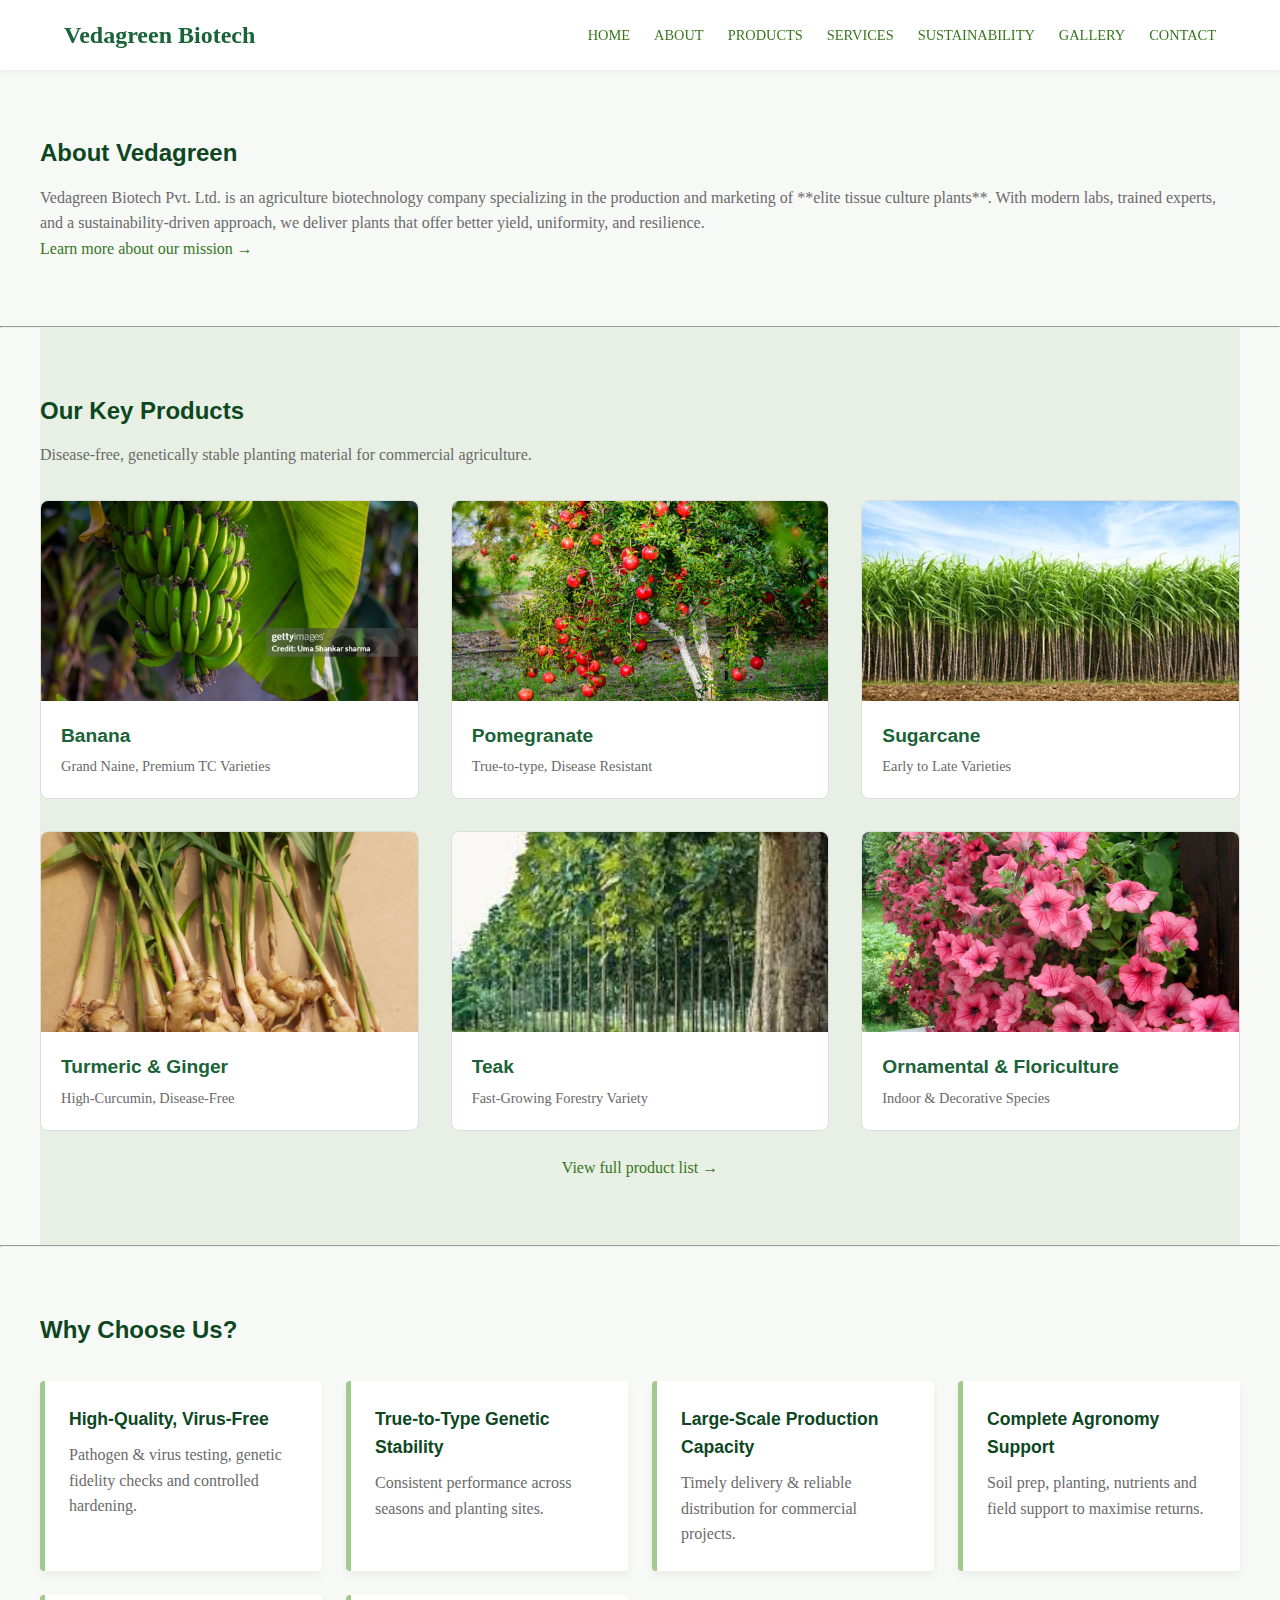
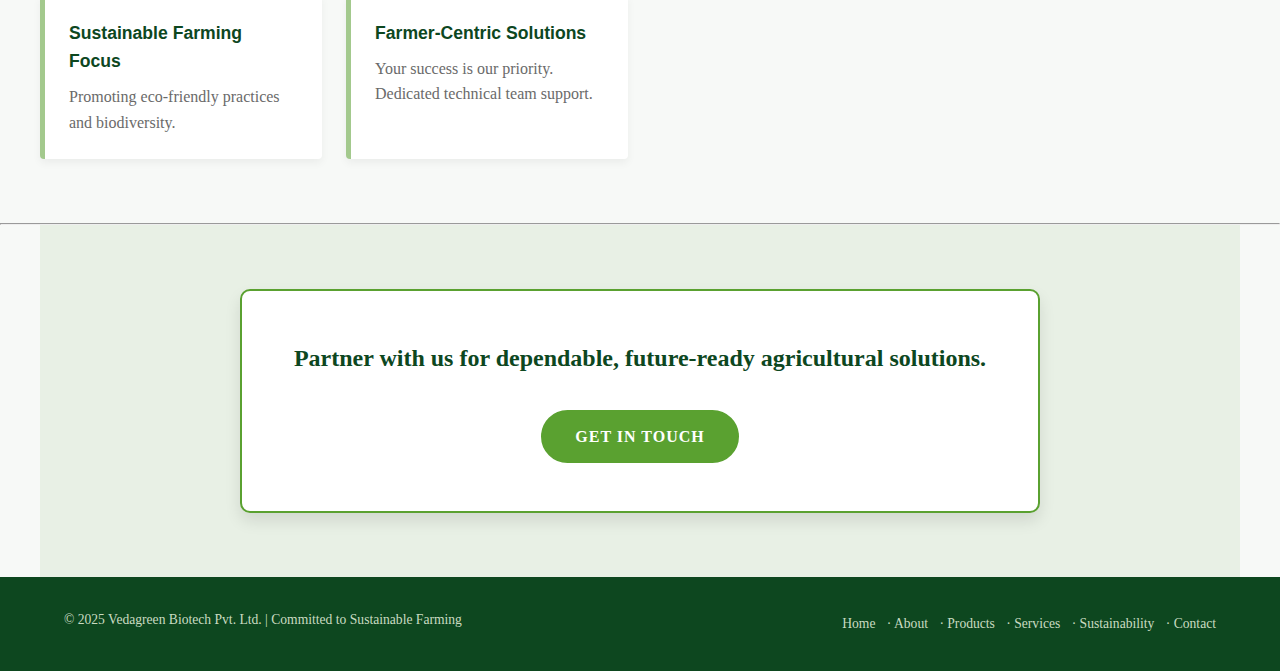
<file: index.html>
<!doctype html>
<html lang="en">
<head>
    <meta charset="utf-8" />
    <meta name="viewport" content="width=device-width,initial-scale=1" />
    <title>Vedagreen Biotech — Home</title>
    <meta name="description" content="Premium tissue culture plants, agronomy support and sustainable plantation solutions." />
    
    <style>
        /* 1. Global & Reset Styles */
        *, *::before, *::after {
            box-sizing: border-box;
            margin: 0;
            padding: 0;
        }

        /* Base Typography */
        body {
            font-family: 'Georgia', serif; /* A classic, trustworthy serif font */
            line-height: 1.6;
            color: #333; /* Dark gray for prose */
            background-color: #f7f9f7; /* Off-white/Creamy background */
        }

        /* Headings - Use a clean, modern sans-serif for contrast and modernity */
        h1, h2, h3 {
            font-family: 'Helvetica Neue', Arial, sans-serif;
            color: #0d471f; /* Deep Forest Green for emphasis */
            margin-bottom: 0.5em;
            font-weight: 700;
        }

        /* Links */
        a {
            color: #38761d; /* Vibrant Green for links */
            text-decoration: none;
            transition: color 0.3s ease;
        }
        a:hover {
            color: #5aa130;
            text-decoration: underline;
        }

        .container {
            max-width: 1200px; /* Wider container for a modern feel */
            margin: 0 auto;
            padding: 0 1.5rem;
        }

        .muted {
            color: #6a6a6a; /* Lighter gray for secondary text */
        }

        .section {
            padding: 4rem 0; /* Generous padding for separation */
        }

        .alt {
            background-color: #e8f0e5; /* Light green/gray for alternating sections */
        }

        /* 2. Header & Navigation Styling */
        .site-header {
            background-color: #ffffff;
            box-shadow: 0 2px 5px rgba(0, 0, 0, 0.05); /* Subtle shadow */
            padding: 1rem 0;
            position: sticky;
            top: 0;
            z-index: 100;
        }

        .header-inner {
            display: flex;
            justify-content: space-between;
            align-items: center;
        }

        .brand {
            font-size: 1.5rem;
            font-weight: bold;
            color: #1a6237; /* Company primary green */
        }

        .nav ul {
            list-style: none;
            display: flex; /* Horizontal navigation */
            gap: 1.5rem;
        }

        .nav a {
            font-weight: 500;
            text-transform: uppercase;
            font-size: 0.9rem;
            padding: 0.25rem 0;
        }

        /* Mobile Toggle - Hide by default */
        .nav-toggle {
            display: none; 
            background: none;
            border: none;
            font-size: 1.5rem;
            cursor: pointer;
            color: #1a6237;
        }

        /* 3. Product Grid & Cards */
        .featured-grid {
            display: grid;
            grid-template-columns: repeat(auto-fit, minmax(280px, 1fr)); /* Responsive Grid */
            gap: 2rem;
            margin-top: 2rem;
        }

        .product-card {
            background: #fff;
            border: 1px solid #ddd;
            border-radius: 8px;
            overflow: hidden; /* Important for containing image borders */
            transition: transform 0.3s ease, box-shadow 0.3s ease;
        }

        .product-card:hover {
            transform: translateY(-5px); /* Lift effect on hover */
            box-shadow: 0 10px 20px rgba(0, 0, 0, 0.1);
        }

        .product-card img {
            width: 100%;
            height: 200px; /* Fixed height for uniformity */
            object-fit: cover; /* Ensures image covers the area without distortion */
            display: block;
        }

        .card-body {
            padding: 1.25rem;
        }

        .product-card h3 {
            font-size: 1.2rem;
            margin-bottom: 0.25rem;
            color: #1a6237;
        }

        .product-card p {
            font-size: 0.9rem;
        }

        /* 4. Why Choose Us (Grid) */
        .why-grid {
            display: grid;
            grid-template-columns: repeat(auto-fit, minmax(250px, 1fr));
            gap: 1.5rem;
            margin-top: 2rem;
        }

        .why-grid .card {
            padding: 1.5rem;
            background-color: #fff;
            border-left: 5px solid #a3c98d; /* Subtle color accent */
            box-shadow: 0 4px 8px rgba(0, 0, 0, 0.05);
            border-radius: 4px;
        }

        .why-grid h3 {
            font-size: 1.1rem;
            color: #0d471f;
        }

        /* 5. Call to Action (CTA) */
        .testimonial {
            text-align: center;
            padding: 3rem;
            background-color: #fff;
            border-radius: 10px;
            border: 2px solid #5aa130;
            box-shadow: 0 8px 16px rgba(0, 0, 0, 0.1);
            max-width: 800px;
            margin: 0 auto;
        }

        .testimonial strong {
            font-size: 1.5rem;
            color: #0d471f;
            display: block;
            margin-bottom: 1rem;
        }

        .btn {
            display: inline-block;
            padding: 0.75rem 2rem;
            border-radius: 50px; /* Pill shape for a modern, friendly look */
            text-transform: uppercase;
            font-weight: bold;
            font-size: 1rem;
            letter-spacing: 1px;
            transition: background-color 0.3s ease;
            margin-top: 1rem;
        }

        .btn.primary {
            background-color: #5aa130; /* Main action color */
            color: #fff;
            border: 2px solid #5aa130;
        }

        .btn.primary:hover {
            background-color: #38761d;
            border-color: #38761d;
        }

        /* 6. Footer */
        .site-footer {
            background-color: #0d471f; /* Dark green background */
            color: #c9dbc1; /* Light contrast text */
            padding: 2rem 0;
            font-size: 0.85rem;
        }

        .footer-inner {
            display: flex;
            justify-content: space-between;
            align-items: center;
            flex-wrap: wrap; 
            text-align: center;
        }

        .site-footer p {
            margin-bottom: 0.5rem;
        }

        .site-footer a {
            color: #c9dbc1;
        }

        .site-footer a:hover {
            color: #fff;
        }

        .footer-nav a:not(:last-child) {
            margin-right: 0.5rem;
        }

        /* 7. Mobile Responsiveness */
        @media (max-width: 768px) {
            .nav-toggle {
                display: block; /* Show toggle button */
            }

            .nav {
                display: none; /* Hide nav by default on mobile */
                width: 100%;
                position: absolute;
                top: 65px; /* Adjust based on header height */
                left: 0;
                background-color: #ffffff;
                box-shadow: 0 5px 5px rgba(0, 0, 0, 0.1);
                padding: 1rem 0;
            }

            /* JavaScript will add a class like 'nav-open' to show it */
            .nav.nav-open {
                display: block;
            }

            .nav ul {
                flex-direction: column; /* Stack links vertically */
                gap: 0;
            }

            .nav li {
                border-bottom: 1px solid #eee;
            }

            .nav a {
                display: block;
                padding: 0.75rem 1.5rem;
            }
            
            .footer-inner {
                flex-direction: column;
            }
        }
    </style>
    
    </head>
<body>
    <header class="site-header">
        <div class="container header-inner">
            <a class="brand" href="index.html">Vedagreen Biotech</a>
            <button id="navToggle" class="nav-toggle" aria-label="Toggle navigation">☰</button>
            <nav id="mainNav" class="nav">
                <ul>
                    <li><a href="index.html">Home</a></li>
                    <li><a href="about.html">About</a></li>
                    <li><a href="products.html">Products</a></li>
                    <li><a href="services.html">Services</a></li>
                    <li><a href="sustainability.html">Sustainability</a></li>
                    <li><a href="gallery.html">Gallery</a></li>
                    <li><a href="contact.html">Contact</a></li>
                </ul>
            </nav>
        </div>
    </header>

    <main>
        <section class="section container">
            <h2>About Vedagreen</h2>
            <p class="muted">Vedagreen Biotech Pvt. Ltd. is an agriculture biotechnology company specializing in the production and marketing of **elite tissue culture plants**. With modern labs, trained experts, and a sustainability-driven approach, we deliver plants that offer better yield, uniformity, and resilience.</p>
            <p><a href="about.html">Learn more about our mission →</a></p>
        </section>
        
        <hr>

        <section class="section alt container">
            <h2>Our Key Products</h2>
            <p class="muted">Disease-free, genetically stable planting material for commercial agriculture.</p>

            <div class="product-grid featured-grid">
                <article class="card product-card">
                    <img src="assets/images/banana.jpg" alt="Banana — Grand Naine" />
                    <div class="card-body">
                        <h3>Banana</h3>
                        <p class="muted">Grand Naine, Premium TC Varieties</p>
                    </div>
                </article>

                <article class="card product-card">
                    <img src="assets/images/pomegranate.jpg" alt="Pomegranate" />
                    <div class="card-body">
                        <h3>Pomegranate</h3>
                        <p class="muted">True-to-type, Disease Resistant</p>
                    </div>
                </article>

                <article class="card product-card">
                    <img src="assets/images/sugarcane.jpg" alt="Sugarcane" />
                    <div class="card-body">
                        <h3>Sugarcane</h3>
                        <p class="muted">Early to Late Varieties</p>
                    </div>
                </article>

                <article class="card product-card">
                    <img src="assets/images/ginger.jpg" alt="Turmeric & Ginger" />
                    <div class="card-body">
                        <h3>Turmeric & Ginger</h3>
                        <p class="muted">High-Curcumin, Disease-Free</p>
                    </div>
                </article>

                <article class="card product-card">
                    <img src="assets/images/teak.jpg" alt="Teak" />
                    <div class="card-body">
                        <h3>Teak</h3>
                        <p class="muted">Fast-Growing Forestry Variety</p>
                    </div>
                </article>

                <article class="card product-card">
                    <img src="assets/images/ornamental.jpg" alt="Ornamental & Floriculture" />
                    <div class="card-body">
                        <h3>Ornamental & Floriculture</h3>
                        <p class="muted">Indoor & Decorative Species</p>
                    </div>
                </article>
            </div>

            <p class="muted" style="margin-top:1.5rem; text-align: center;"><a href="products.html">View full product list →</a></p>
        </section>
        
        <hr>

        <section class="section container">
            <h2>Why Choose Us?</h2>
            <div class="grid-3 why-grid">
                <article class="card">
                    <h3>High-Quality, Virus-Free</h3>
                    <p class="muted">Pathogen & virus testing, genetic fidelity checks and controlled hardening.</p>
                </article>
                <article class="card">
                    <h3>True-to-Type Genetic Stability</h3>
                    <p class="muted">Consistent performance across seasons and planting sites.</p>
                </article>
                <article class="card">
                    <h3>Large-Scale Production Capacity</h3>
                    <p class="muted">Timely delivery & reliable distribution for commercial projects.</p>
                </article>
                <article class="card">
                    <h3>Complete Agronomy Support</h3>
                    <p class="muted">Soil prep, planting, nutrients and field support to maximise returns.</p>
                </article>
                <article class="card">
                    <h3>Sustainable Farming Focus</h3>
                    <p class="muted">Promoting eco-friendly practices and biodiversity.</p>
                </article>
                <article class="card">
                    <h3>Farmer-Centric Solutions</h3>
                    <p class="muted">Your success is our priority. Dedicated technical team support.</p>
                </article>
            </div>
        </section>
        
        <hr>

        <section class="section alt container">
            <div class="testimonial card">
                <p><strong>Partner with us for dependable, future-ready agricultural solutions.</strong></p>
                <p><a class="btn primary" href="contact.html">Get in Touch</a></p>
            </div>
        </section>
    </main>

    <footer class="site-footer">
        <div class="container footer-inner">
            <p>© 2025 Vedagreen Biotech Pvt. Ltd. | Committed to Sustainable Farming</p>
            <nav class="footer-nav">
                <a href="index.html">Home</a> · <a href="about.html">About</a> · <a href="products.html">Products</a> · <a href="services.html">Services</a> · <a href="sustainability.html">Sustainability</a> · <a href="contact.html">Contact</a>
            </nav>
        </div>
    </footer>

    <script>
        document.addEventListener('DOMContentLoaded', function() {
            const navToggle = document.getElementById('navToggle');
            const mainNav = document.getElementById('mainNav');

            navToggle.addEventListener('click', function() {
                mainNav.classList.toggle('nav-open');
            });
        });
    </script>
    </body>
</html>
</file>
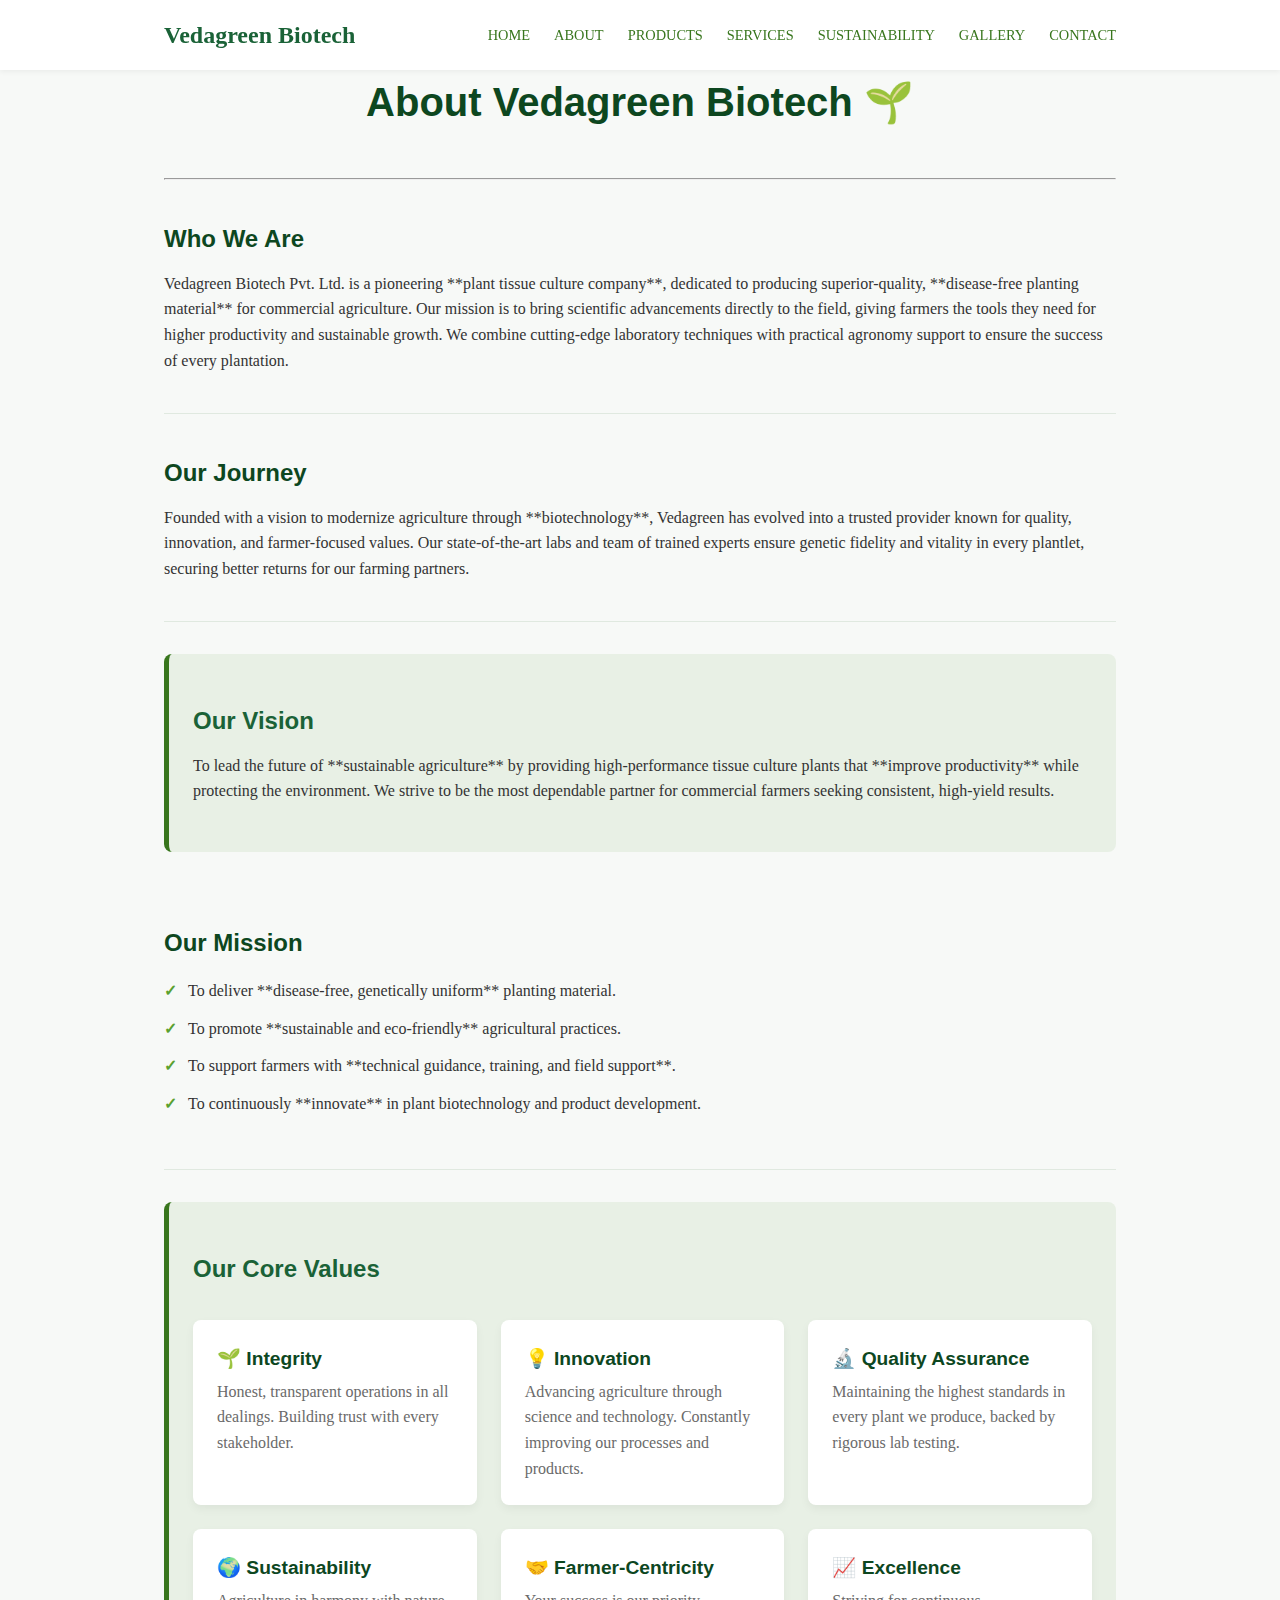
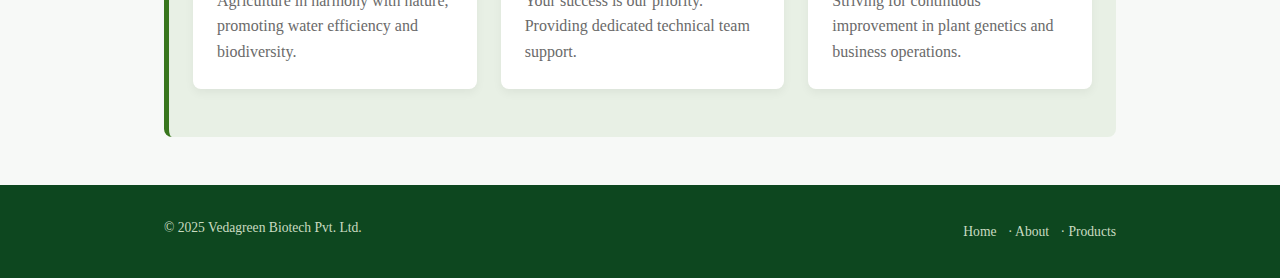
<file: about.html>
<!doctype html>
<html lang="en">
<head>
    <meta charset="utf-8" />
    <meta name="viewport" content="width=device-width,initial-scale=1" />
    <title>Vedagreen Biotech — About Us</title>
    
    <style>
        /* 1. Global & Reset Styles */
        *, *::before, *::after {
            box-sizing: border-box;
            margin: 0;
            padding: 0;
        }

        /* Base Typography */
        body {
            font-family: 'Georgia', serif; /* A classic, trustworthy serif font */
            line-height: 1.6;
            color: #333; /* Dark gray for prose */
            background-color: #f7f9f7; /* Off-white/Creamy background */
        }

        /* Headings - Use a clean, modern sans-serif for contrast and modernity */
        h1, h2, h3 {
            font-family: 'Helvetica Neue', Arial, sans-serif;
            color: #0d471f; /* Deep Forest Green for emphasis */
            margin-bottom: 0.5em;
            font-weight: 700;
        }

        h1 {
            font-size: 2.5rem;
            text-align: center;
            padding-bottom: 1.5rem;
        }

        /* Links */
        a {
            color: #38761d; /* Vibrant Green for links */
            text-decoration: none;
            transition: color 0.3s ease;
        }
        a:hover {
            color: #5aa130;
            text-decoration: underline;
        }

        .container {
            max-width: 1000px; /* Slightly narrower for 'About' content focus */
            margin: 0 auto;
            padding: 0 1.5rem;
        }

        .muted {
            color: #6a6a6a; /* Lighter gray for secondary text */
        }

        .section {
            padding: 2.5rem 0; /* Slightly tighter padding for flow */
            border-bottom: 1px solid #e0e9e0; /* Subtle section dividers */
        }
        
        .section:last-of-type {
            border-bottom: none;
        }

        .alt {
            background-color: #e8f0e5; /* Light green/gray for alternating sections (Vision/Values) */
            padding: 3rem 1.5rem;
            margin: 2rem 0; /* Add margin to break the flow */
            border-radius: 8px;
            border-left: 5px solid #38761d;
        }
        
        .alt h2 {
            color: #1a6237;
        }

        /* 2. Header & Navigation Styling */
        .site-header {
            background-color: #ffffff;
            box-shadow: 0 2px 5px rgba(0, 0, 0, 0.05);
            padding: 1rem 0;
            position: sticky;
            top: 0;
            z-index: 100;
        }

        .header-inner {
            display: flex;
            justify-content: space-between;
            align-items: center;
        }

        .brand {
            font-size: 1.5rem;
            font-weight: bold;
            color: #1a6237;
        }

        .nav ul {
            list-style: none;
            display: flex;
            gap: 1.5rem;
        }

        .nav a {
            font-weight: 500;
            text-transform: uppercase;
            font-size: 0.9rem;
            padding: 0.25rem 0;
        }

        .nav-toggle {
            display: none; 
            background: none;
            border: none;
            font-size: 1.5rem;
            cursor: pointer;
            color: #1a6237;
        }

        /* 3. Mission List Styling */
        main ul {
            list-style: none;
            padding-left: 0;
            margin-top: 1rem;
        }

        main li {
            position: relative;
            padding-left: 1.5rem;
            margin-bottom: 0.75rem;
        }

        main li::before {
            content: '✓'; /* Custom bullet point (tick) */
            color: #5aa130;
            font-weight: bold;
            position: absolute;
            left: 0;
        }
        
        /* 4. Values Grid */
        .grid-2 {
            display: grid;
            grid-template-columns: repeat(auto-fit, minmax(280px, 1fr));
            gap: 1.5rem;
            margin-top: 2rem;
        }

        .card {
            padding: 1.5rem;
            background-color: #ffffff;
            border-radius: 8px;
            box-shadow: 0 4px 10px rgba(0, 0, 0, 0.05);
            transition: box-shadow 0.3s ease;
        }
        
        .card:hover {
             box-shadow: 0 6px 15px rgba(0, 0, 0, 0.1);
        }

        .card h3 {
            font-size: 1.2rem;
            margin-bottom: 0.25rem;
        }

        /* 5. Footer */
        .site-footer {
            background-color: #0d471f;
            color: #c9dbc1;
            padding: 2rem 0;
            font-size: 0.85rem;
            margin-top: 3rem;
        }

        .footer-inner {
            display: flex;
            justify-content: space-between;
            align-items: center;
            flex-wrap: wrap; 
            text-align: center;
        }

        .site-footer p {
            margin-bottom: 0.5rem;
        }

        .site-footer a {
            color: #c9dbc1;
        }

        .site-footer a:hover {
            color: #fff;
        }

        .footer-nav a:not(:last-child) {
            margin-right: 0.5rem;
        }

        /* 6. Mobile Responsiveness */
        @media (max-width: 768px) {
            .nav-toggle {
                display: block;
            }

            .nav {
                display: none; 
                width: 100%;
                position: absolute;
                top: 65px;
                left: 0;
                background-color: #ffffff;
                box-shadow: 0 5px 5px rgba(0, 0, 0, 0.1);
                padding: 1rem 0;
            }

            .nav.nav-open {
                display: block;
            }

            .nav ul {
                flex-direction: column;
                gap: 0;
            }

            .nav li {
                border-bottom: 1px solid #eee;
            }

            .nav a {
                display: block;
                padding: 0.75rem 1.5rem;
            }
            
            .footer-inner {
                flex-direction: column;
            }
        }
    </style>
</head>
<body>
    <header class="site-header">
        <div class="container header-inner">
            <a class="brand" href="index.html">Vedagreen Biotech</a>
            <button id="navToggle" class="nav-toggle" aria-label="Toggle navigation">☰</button>
            <nav id="mainNav" class="nav">
                <ul>
                    <li><a href="index.html">Home</a></li>
                    <li><a href="about.html">About</a></li>
                    <li><a href="products.html">Products</a></li>
                    <li><a href="services.html">Services</a></li>
                    <li><a href="sustainability.html">Sustainability</a></li>
                    <li><a href="gallery.html">Gallery</a></li>
                    <li><a href="contact.html">Contact</a></li>
                </ul>
            </nav>
        </div>
    </header>

    <main class="container">
        <h1>About Vedagreen Biotech 🌱</h1>
        
        <hr>

        <section class="section">
            <h2>Who We Are</h2>
            <p>Vedagreen Biotech Pvt. Ltd. is a pioneering **plant tissue culture company**, dedicated to producing superior-quality, **disease-free planting material** for commercial agriculture. Our mission is to bring scientific advancements directly to the field, giving farmers the tools they need for higher productivity and sustainable growth. We combine cutting-edge laboratory techniques with practical agronomy support to ensure the success of every plantation.</p>
        </section>

        <section class="section">
            <h2>Our Journey</h2>
            <p>Founded with a vision to modernize agriculture through **biotechnology**, Vedagreen has evolved into a trusted provider known for quality, innovation, and farmer-focused values. Our state-of-the-art labs and team of trained experts ensure genetic fidelity and vitality in every plantlet, securing better returns for our farming partners.</p>
        </section>

        <section class="alt">
            <h2>Our Vision</h2>
            <p>To lead the future of **sustainable agriculture** by providing high-performance tissue culture plants that **improve productivity** while protecting the environment. We strive to be the most dependable partner for commercial farmers seeking consistent, high-yield results.</p>
        </section>

        <section class="section">
            <h2>Our Mission</h2>
            <ul>
                <li>To deliver **disease-free, genetically uniform** planting material.</li>
                <li>To promote **sustainable and eco-friendly** agricultural practices.</li>
                <li>To support farmers with **technical guidance, training, and field support**.</li>
                <li>To continuously **innovate** in plant biotechnology and product development.</li>
            </ul>
        </section>

        <section class="alt">
            <h2>Our Core Values</h2>
            <div class="grid-2">
                <div class="card">
                    <h3>🌱 Integrity</h3>
                    <p class="muted">Honest, transparent operations in all dealings. Building trust with every stakeholder.</p>
                </div>
                <div class="card">
                    <h3>💡 Innovation</h3>
                    <p class="muted">Advancing agriculture through science and technology. Constantly improving our processes and products.</p>
                </div>
                <div class="card">
                    <h3>🔬 Quality Assurance</h3>
                    <p class="muted">Maintaining the highest standards in every plant we produce, backed by rigorous lab testing.</p>
                </div>
                <div class="card">
                    <h3>🌍 Sustainability</h3>
                    <p class="muted">Agriculture in harmony with nature, promoting water efficiency and biodiversity.</p>
                </div>
                <div class="card">
                    <h3>🤝 Farmer-Centricity</h3>
                    <p class="muted">Your success is our priority. Providing dedicated technical team support.</p>
                </div>
                <div class="card">
                    <h3>📈 Excellence</h3>
                    <p class="muted">Striving for continuous improvement in plant genetics and business operations.</p>
                </div>
            </div>
        </section>
    </main>

    <footer class="site-footer">
        <div class="container footer-inner">
            <p>© 2025 Vedagreen Biotech Pvt. Ltd.</p>
            <nav class="footer-nav">
                <a href="index.html">Home</a> · <a href="about.html">About</a> · <a href="products.html">Products</a>
            </nav>
        </div>
    </footer>

    <script>
        document.addEventListener('DOMContentLoaded', function() {
            const navToggle = document.getElementById('navToggle');
            const mainNav = document.getElementById('mainNav');

            navToggle.addEventListener('click', function() {
                mainNav.classList.toggle('nav-open');
            });
        });
    </script>
</body>
</html>
</file>
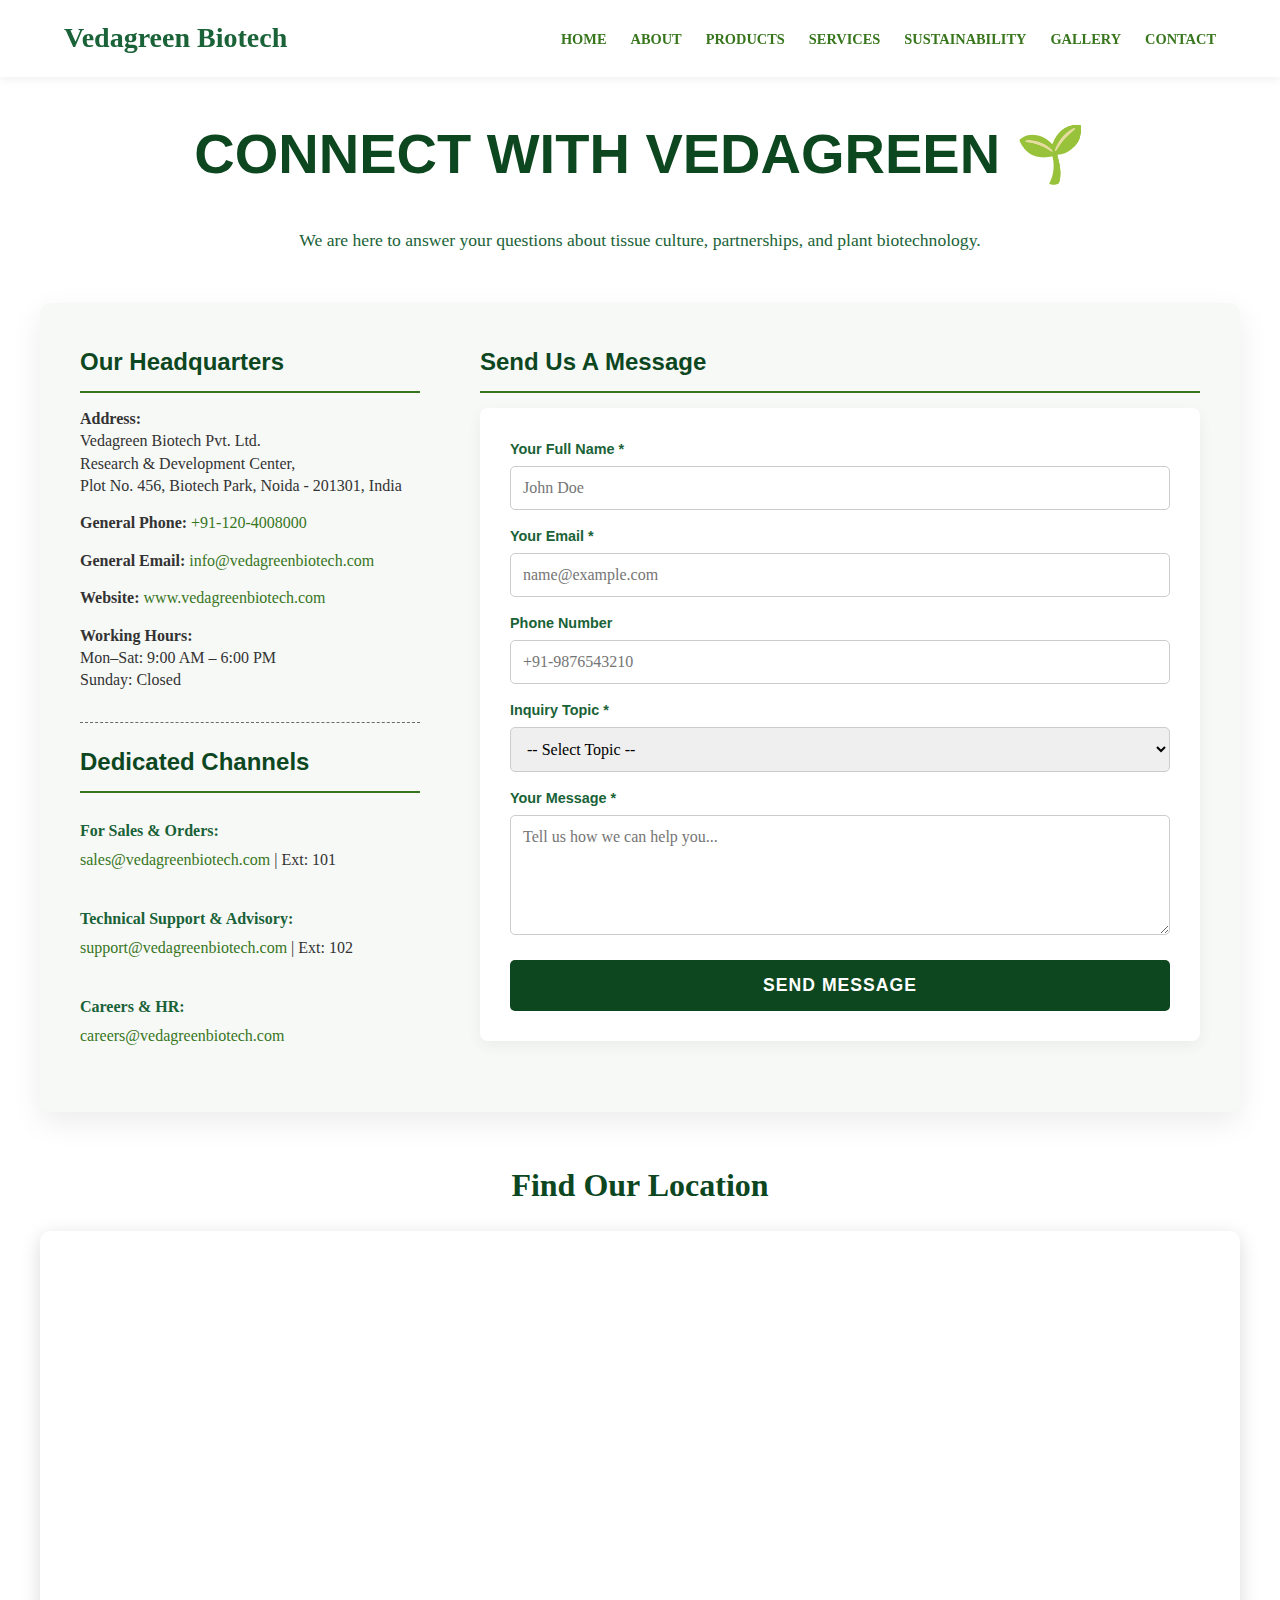
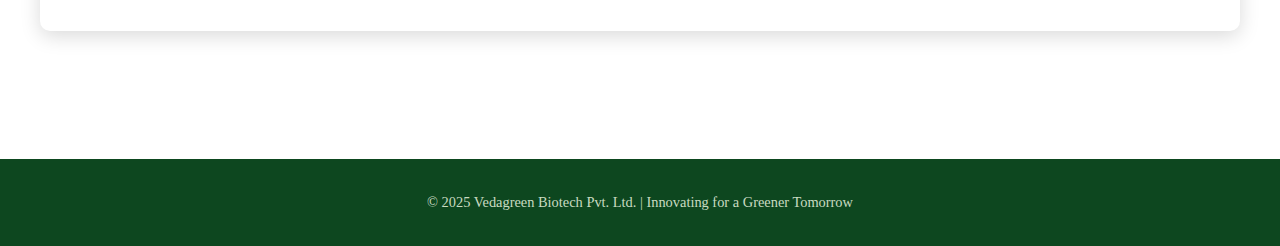
<file: contact.html>
<!doctype html>
<html lang="en">
<head>
    <meta charset="utf-8" />
    <meta name="viewport" content="width=device-width,initial-scale=1" />
    <title>Vedagreen Biotech — Contact</title>
    
    <style>
        /* 1. Global Styles (Consistent with previous pages) */
        *, *::before, *::after {
            box-sizing: border-box;
            margin: 0;
            padding: 0;
        }

        :root {
            --color-primary: #0d471f; /* Deep Forest Green */
            --color-secondary: #1a6237; /* Medium Green */
            --color-accent: #38761d; /* Bright Green Link/Button */
            --color-light: #f7f9f7; /* Off-White for Background */
            --color-text: #333;
            --color-muted: #6a6a6a;
            --font-sans: 'Helvetica Neue', Arial, sans-serif;
            --font-serif: 'Georgia', serif;
        }

        body {
            font-family: var(--font-serif); 
            line-height: 1.6;
            color: var(--color-text);
            background-color: #fff; /* White background for clean look */
        }

        h1 {
            font-family: var(--font-sans);
            font-size: 3.5rem; 
            text-align: center;
            color: var(--color-primary); 
            margin-bottom: 0.5em;
            text-transform: uppercase;
        }
        
        h3 {
            font-family: var(--font-sans);
            color: var(--color-primary); 
            font-size: 1.5rem;
            border-bottom: 2px solid var(--color-accent);
            padding-bottom: 10px;
            margin-bottom: 15px;
        }

        a {
            color: var(--color-accent);
            text-decoration: none;
            transition: color 0.3s ease;
        }
        a:hover {
            color: var(--color-secondary);
            text-decoration: underline;
        }

        .container {
            max-width: 1200px;
            margin: 0 auto;
            padding: 0 1.5rem;
        }
        
        .section {
            padding: 4rem 0; 
        }

        /* 2. Header & Navigation */
        .site-header {
            background-color: #ffffff;
            box-shadow: 0 4px 8px rgba(0, 0, 0, 0.05);
            padding: 1rem 0;
            position: sticky;
            top: 0;
            z-index: 100;
        }
        .header-inner {
            display: flex;
            justify-content: space-between;
            align-items: center;
        }
        .brand {
            font-size: 1.75rem; 
            font-weight: 800;
            color: var(--color-secondary);
        }
        .nav ul {
            list-style: none;
            display: flex;
            gap: 1.5rem;
        }
        .nav a {
            font-weight: 600;
            text-transform: uppercase;
            font-size: 0.9rem;
            padding: 0.5rem 0;
        }
        .nav-toggle {
            display: none; 
            background: none;
            border: none;
            font-size: 1.5rem;
            cursor: pointer;
            color: var(--color-primary);
        }
        
        /* 3. Main Contact Layout */
        .contact-section {
            padding-top: 2rem;
        }
        .contact-grid {
            display: grid;
            grid-template-columns: 1fr 2fr; /* Info on Left, Form/Map on Right */
            gap: 40px;
            background: var(--color-light); 
            padding: 40px;
            border-radius: 10px;
            box-shadow: 0 10px 30px rgba(0, 0, 0, 0.08);
            margin-top: 2rem;
        }
        
        /* Contact Info & Channels */
        .contact-info {
            padding-right: 20px;
        }
        .contact-info p {
            margin-bottom: 15px;
            line-height: 1.4;
        }
        .contact-channels {
            margin-top: 30px;
            padding-top: 20px;
            border-top: 1px dashed var(--color-muted);
        }
        .channel-item {
            padding: 10px 0;
        }
        .channel-item strong {
            color: var(--color-secondary);
            display: block;
            margin-bottom: 5px;
        }
        
        /* Contact Form Styling */
        .contact-form form {
            display: flex;
            flex-direction: column;
            gap: 15px;
            background: #ffffff;
            padding: 30px;
            border-radius: 8px;
            box-shadow: 0 5px 15px rgba(0, 0, 0, 0.05);
        }
        .form-group {
            display: flex;
            flex-direction: column;
        }
        .form-group label {
            font-weight: 600;
            margin-bottom: 5px;
            color: var(--color-secondary);
            font-family: var(--font-sans);
            font-size: 0.9rem;
        }
        .form-group input, .form-group textarea, .form-group select {
            padding: 12px;
            border: 1px solid #ccc;
            border-radius: 5px;
            font-size: 1rem;
            font-family: var(--font-serif);
            transition: border-color 0.3s;
        }
        .form-group input:focus, .form-group textarea:focus, .form-group select:focus {
            border-color: var(--color-accent);
            outline: none;
            box-shadow: 0 0 5px rgba(56, 118, 29, 0.5);
        }
        .form-group textarea {
            resize: vertical;
            min-height: 120px;
        }
        
        .submit-btn {
            background-color: var(--color-primary);
            color: white;
            padding: 15px 20px;
            border: none;
            border-radius: 5px;
            cursor: pointer;
            font-size: 1.1rem;
            font-weight: 700;
            text-transform: uppercase;
            letter-spacing: 1px;
            transition: background-color 0.3s ease;
            margin-top: 10px;
        }
        .submit-btn:hover {
            background-color: var(--color-secondary);
        }
        
        /* Map Section */
        .map-section {
            margin-top: 3rem;
        }
        .map-section h2 {
            font-size: 2rem;
            color: var(--color-primary);
            text-align: center;
            margin-bottom: 20px;
            border: none;
            padding: 0;
        }
        .map-container {
            height: 400px;
            border-radius: 10px;
            overflow: hidden;
            box-shadow: 0 5px 20px rgba(0, 0, 0, 0.15);
        }

        /* 4. Footer */
        .site-footer {
            background-color: var(--color-primary);
            color: #c9dbc1;
            padding: 2rem 0; 
            font-size: 0.9rem;
            margin-top: 4rem; 
            text-align: center;
        }
        
        /* 5. Mobile Responsiveness */
        @media (max-width: 900px) {
            .contact-grid {
                grid-template-columns: 1fr;
                padding: 25px;
            }
            .contact-info {
                padding-right: 0;
                border-bottom: 1px solid #ddd;
                padding-bottom: 20px;
            }
        }
        
        @media (max-width: 768px) {
            h1 {
                font-size: 2.5rem;
            }
            .nav-toggle {
                display: block;
            }
            .nav {
                display: none; 
                width: 100%;
                position: absolute;
                top: 75px;
                left: 0;
                background-color: #ffffff;
                box-shadow: 0 5px 5px rgba(0, 0, 0, 0.1);
                padding: 0;
            }
            .nav.nav-open {
                display: block;
            }
            .nav ul {
                flex-direction: column;
                gap: 0;
            }
            .nav li {
                border-bottom: 1px solid #eee;
            }
            .nav a {
                display: block;
                padding: 0.75rem 1.5rem;
            }
        }
    </style>
</head>
<body>
    <header class="site-header">
        <div class="container header-inner">
            <a class="brand" href="index.html">Vedagreen Biotech</a>
            <button id="navToggle" class="nav-toggle" aria-label="Toggle navigation">☰</button>
            <nav id="mainNav" class="nav">
                <ul>
                    <li><a href="index.html">Home</a></li>
                    <li><a href="about.html">About</a></li>
                    <li><a href="products.html">Products</a></li>
                    <li><a href="services.html">Services</a></li>
                    <li><a href="sustainability.html">Sustainability</a></li>
                    <li><a href="gallery.html">Gallery</a></li>
                    <li><a href="contact.html">Contact</a></li>
                </ul>
            </nav>
        </div>
    </header>

    <main class="container section contact-section">
        <h1>Connect With Vedagreen 🌱</h1>
        <p style="text-align: center; font-size: 1.1rem; color: var(--color-secondary); margin-bottom: 3rem;">
            We are here to answer your questions about tissue culture, partnerships, and plant biotechnology.
        </p>
        
        <div class="contact-grid">
            
            <aside class="contact-info">
                <h3>Our Headquarters</h3>
                <p><strong>Address:</strong><br/>
                    Vedagreen Biotech Pvt. Ltd.<br/>
                    Research & Development Center,<br/>
                    Plot No. 456, Biotech Park, Noida - 201301, India
                </p>
                <p><strong>General Phone:</strong> <a href="tel:+911204008000">+91-120-4008000</a></p>
                <p><strong>General Email:</strong> <a href="mailto:info@vedagreenbiotech.com">info@vedagreenbiotech.com</a></p>
                <p><strong>Website:</strong> <a href="https://www.vedagreenbiotech.com">www.vedagreenbiotech.com</a></p>
                <p><strong>Working Hours:</strong><br/>Mon–Sat: 9:00 AM – 6:00 PM<br/>Sunday: Closed</p>

                <div class="contact-channels">
                    <h3>Dedicated Channels</h3>
                    <div class="channel-item">
                        <strong>For Sales & Orders:</strong>
                        <p><a href="mailto:sales@vedagreenbiotech.com">sales@vedagreenbiotech.com</a> | Ext: 101</p>
                    </div>
                    <div class="channel-item">
                        <strong>Technical Support & Advisory:</strong>
                        <p><a href="mailto:support@vedagreenbiotech.com">support@vedagreenbiotech.com</a> | Ext: 102</p>
                    </div>
                    <div class="channel-item">
                        <strong>Careers & HR:</strong>
                        <p><a href="mailto:careers@vedagreenbiotech.com">careers@vedagreenbiotech.com</a></p>
                    </div>
                </div>
            </aside>
            
            <div class="contact-form">
                <h3>Send Us A Message</h3>
                <form action="submit-form.php" method="POST">
                    
                    <div class="form-group">
                        <label for="name">Your Full Name *</label>
                        <input type="text" id="name" name="name" required placeholder="John Doe" />
                    </div>
                    
                    <div class="form-group">
                        <label for="email">Your Email *</label>
                        <input type="email" id="email" name="email" required placeholder="name@example.com" />
                    </div>
                    
                    <div class="form-group">
                        <label for="phone">Phone Number</label>
                        <input type="tel" id="phone" name="phone" placeholder="+91-9876543210" />
                    </div>

                    <div class="form-group">
                        <label for="topic">Inquiry Topic *</label>
                        <select id="topic" name="topic" required>
                            <option value="">-- Select Topic --</option>
                            <option value="sales">Sales / Product Enquiry</option>
                            <option value="support">Technical Support</option>
                            <option value="partnership">Partnership / Collaboration</option>
                            <option value="other">Other</option>
                        </select>
                    </div>
                    
                    <div class="form-group">
                        <label for="message">Your Message *</label>
                        <textarea id="message" name="message" required placeholder="Tell us how we can help you..."></textarea>
                    </div>
                    
                    <button type="submit" class="submit-btn">Send Message</button>
                    
                </form>
            </div>
        </div>

        <section class="map-section">
            <h2>Find Our Location</h2>
            <div class="map-container">
                <iframe 
                    src="https://www.google.com/maps/embed?pb=!1m18!1m12!1m3!1d112108.83546747192!2d77.30065099710375!3d28.58782352136054!2m3!1f0!2f0!3f0!3m2!1i1024!2i768!4f13.1!3m3!1m2!1s0x390ce5a43173357b%3A0x3775fcf958a74e64!2sNoida%2C%20Uttar%20Pradesh!5e0!3m2!1sen!2sin!4v1701168123456!5m2!1sen!2sin" 
                    width="100%" 
                    height="100%" 
                    style="border:0;" 
                    allowfullscreen="" 
                    loading="lazy" 
                    referrerpolicy="no-referrer-when-downgrade"
                ></iframe>
            </div>
        </section>

    </main>

    <footer class="site-footer">
        <div class="container footer-inner">
            <p>© 2025 Vedagreen Biotech Pvt. Ltd. | Innovating for a Greener Tomorrow</p>
        </div>
    </footer>

    <script>
        document.addEventListener('DOMContentLoaded', function() {
            const navToggle = document.getElementById('navToggle');
            const mainNav = document.getElementById('mainNav');

            if (navToggle && mainNav) {
                navToggle.addEventListener('click', function() {
                    mainNav.classList.toggle('nav-open');
                });
            }
        });
    </script>
</body>
</html>
</file>
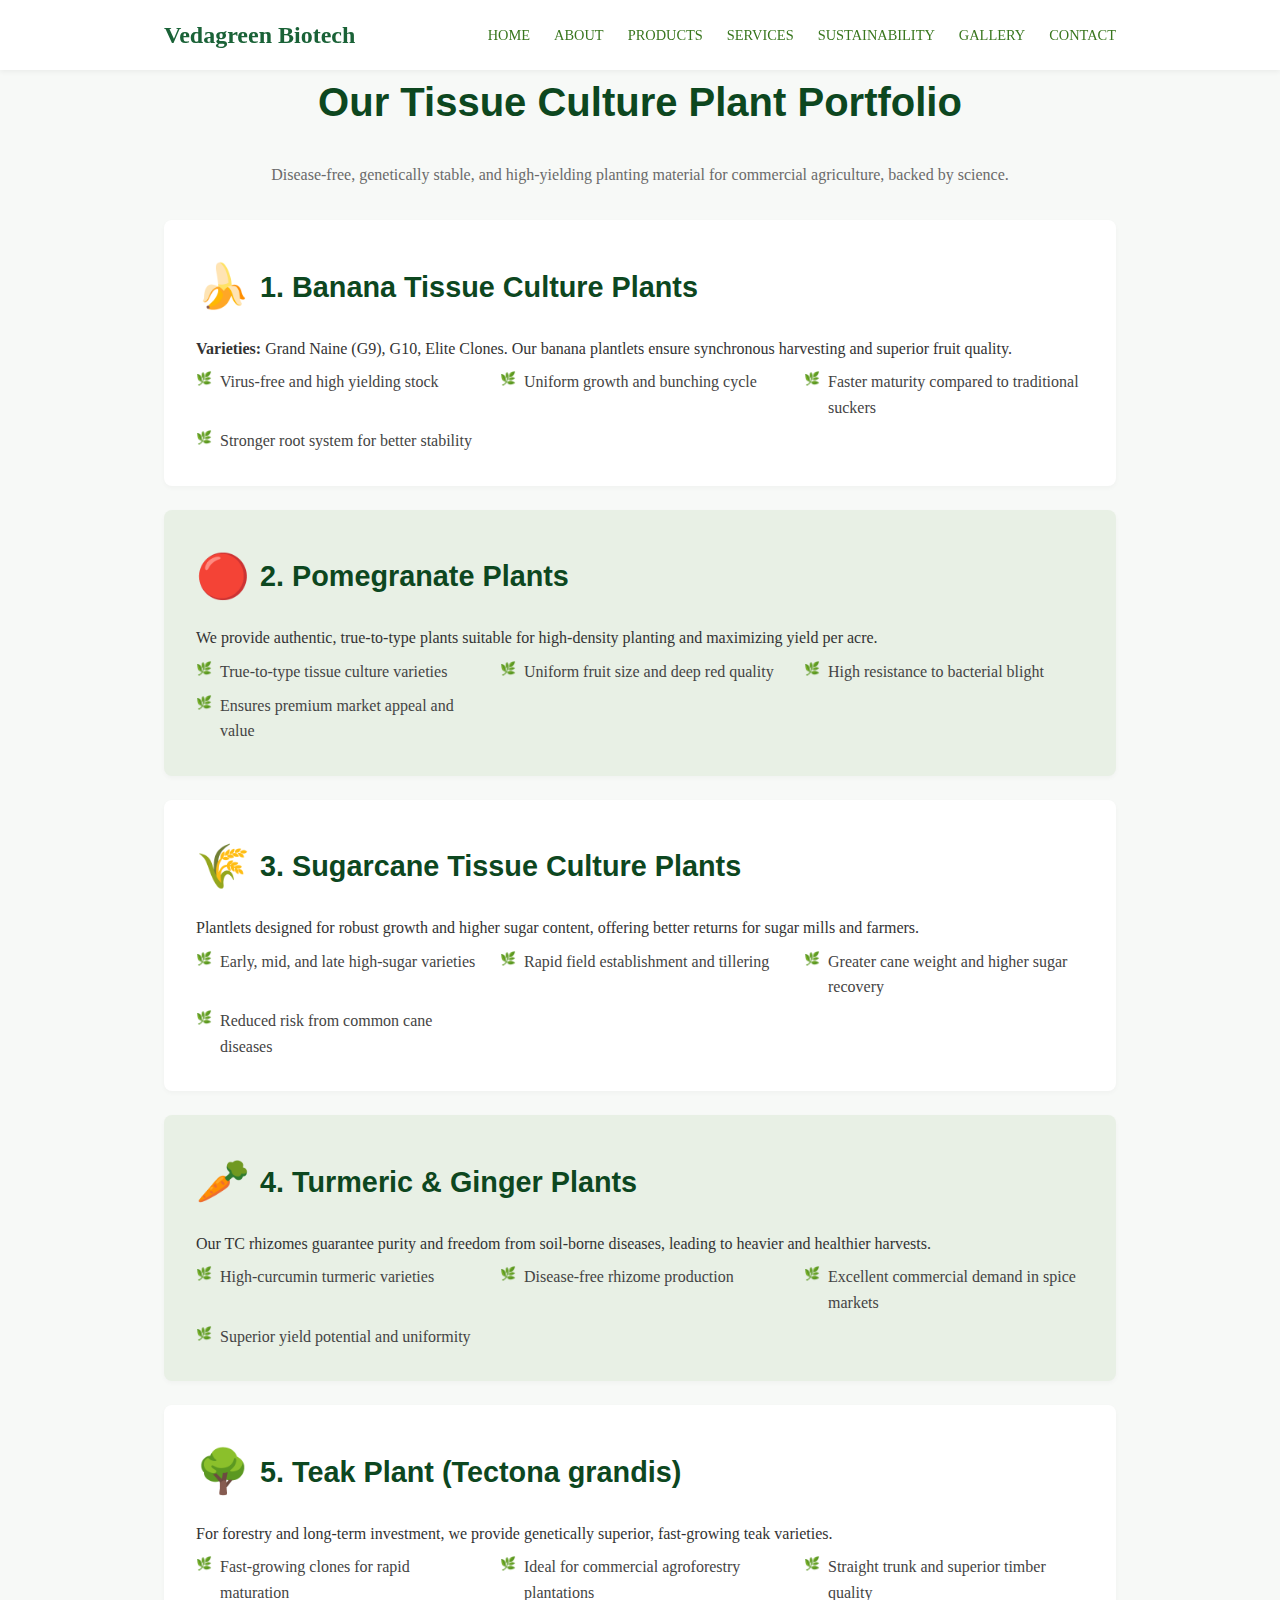
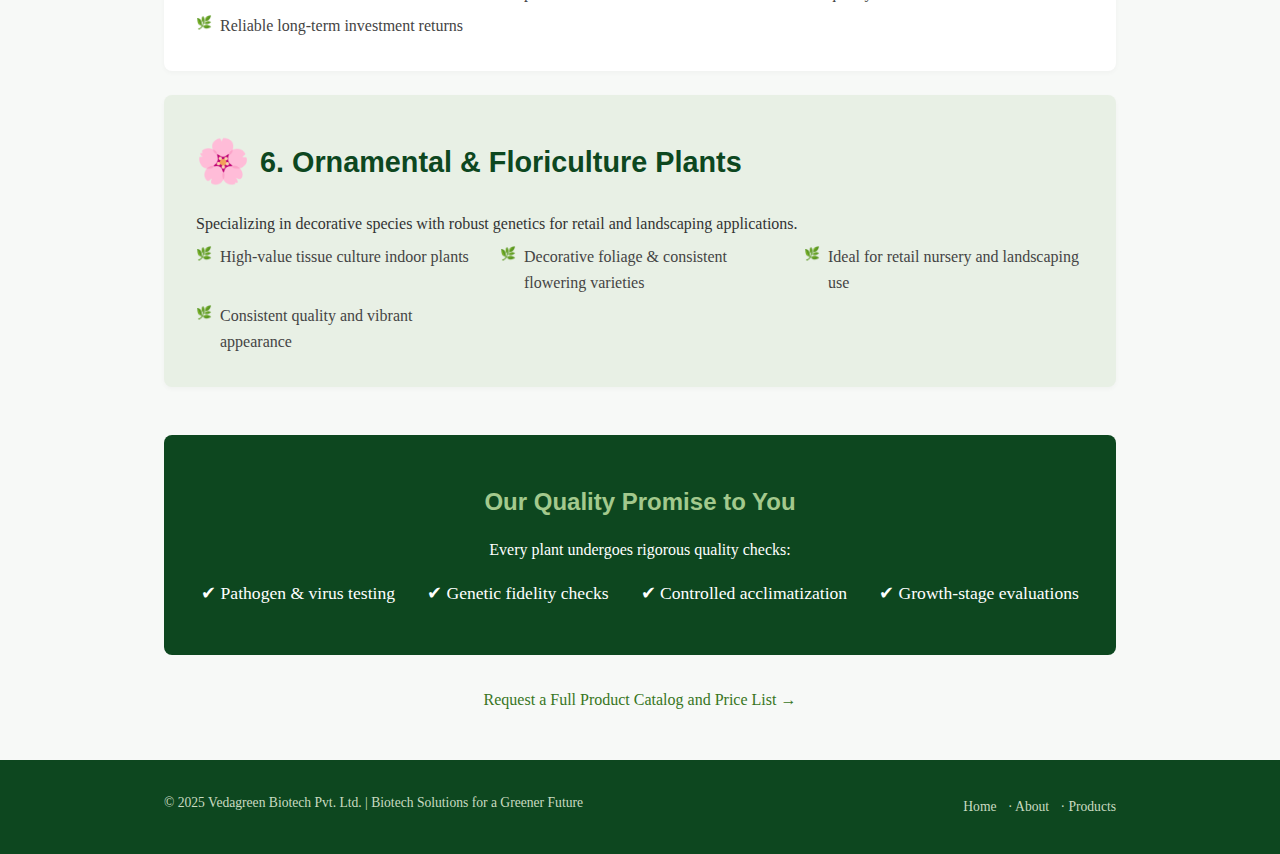
<file: products.html>
<!doctype html>
<html lang="en">
<head>
    <meta charset="utf-8" />
    <meta name="viewport" content="width=device-width,initial-scale=1" />
    <title>Vedagreen Biotech — Products</title>
    
    <!-- 🌿 EMBEDDED CSS STYLES 🌿 -->
    <style>
        /* 1. Global & Reset Styles */
        *, *::before, *::after {
            box-sizing: border-box;
            margin: 0;
            padding: 0;
        }

        /* Base Typography */
        body {
            font-family: 'Georgia', serif; 
            line-height: 1.6;
            color: #333;
            background-color: #f7f9f7; 
        }

        /* Headings */
        h1, h2, h3 {
            font-family: 'Helvetica Neue', Arial, sans-serif;
            color: #0d471f; /* Deep Forest Green */
            margin-bottom: 0.5em;
            font-weight: 700;
        }

        h1 {
            font-size: 2.5rem;
            text-align: center;
            padding-bottom: 0.5rem;
        }

        /* Links */
        a {
            color: #38761d;
            text-decoration: none;
            transition: color 0.3s ease;
        }
        a:hover {
            color: #5aa130;
            text-decoration: underline;
        }

        .container {
            max-width: 1000px;
            margin: 0 auto;
            padding: 0 1.5rem;
        }

        .muted {
            color: #6a6a6a; 
            text-align: center;
            margin-bottom: 2rem;
        }

        .section {
            padding: 2.5rem 0;
            border-bottom: 1px solid #e0e9e0;
        }
        
        /* Product Sections Styling */
        .product-section {
            padding: 2rem;
            border-radius: 8px;
            margin-bottom: 1.5rem;
            box-shadow: 0 2px 5px rgba(0, 0, 0, 0.03);
            transition: transform 0.2s;
        }

        .product-section:hover {
            transform: translateY(-2px);
            box-shadow: 0 4px 10px rgba(0, 0, 0, 0.08);
        }

        .product-section.alt {
            background-color: #e8f0e5; /* Light green/gray for alternating sections */
        }
        
        .product-section:not(.alt) {
            background-color: #ffffff;
        }

        .product-section h2 {
            font-size: 1.8rem;
            margin-top: 0;
            display: flex;
            align-items: center;
            gap: 10px;
        }
        
        .product-section h2 .icon {
            font-size: 1.5em;
            color: #5aa130;
        }

        /* List Styling */
        .product-section ul {
            list-style: none;
            padding-left: 0;
            margin-top: 0.5rem;
            display: grid;
            grid-template-columns: repeat(auto-fit, minmax(250px, 1fr));
            gap: 0.5rem 1.5rem;
        }

        .product-section li {
            position: relative;
            padding-left: 1.5rem;
            font-size: 1rem;
            color: #444;
        }

        .product-section li::before {
            content: '🌿'; /* Custom plant emoji bullet */
            position: absolute;
            left: 0;
            font-size: 0.8rem;
            color: #5aa130;
        }
        
        /* Quality Promise Section */
        .quality-promise {
            text-align: center;
            padding: 3rem 0;
            background-color: #0d471f;
            color: #ffffff;
            border-radius: 8px;
            margin-top: 3rem;
        }
        
        .quality-promise h2 {
            color: #a3c98d;
            margin-bottom: 1rem;
        }
        
        .quality-promise ul {
            list-style: none;
            padding: 0;
            margin-top: 1rem;
            display: flex;
            justify-content: center;
            gap: 2rem;
            flex-wrap: wrap;
        }
        
        .quality-promise li {
            font-size: 1.1rem;
            font-weight: 500;
        }

        /* 2. Header & Navigation Styling (Reused from previous files) */
        .site-header {
            background-color: #ffffff;
            box-shadow: 0 2px 5px rgba(0, 0, 0, 0.05);
            padding: 1rem 0;
            position: sticky;
            top: 0;
            z-index: 100;
        }

        .header-inner {
            display: flex;
            justify-content: space-between;
            align-items: center;
        }

        .brand {
            font-size: 1.5rem;
            font-weight: bold;
            color: #1a6237;
        }

        .nav ul {
            list-style: none;
            display: flex;
            gap: 1.5rem;
        }

        .nav a {
            font-weight: 500;
            text-transform: uppercase;
            font-size: 0.9rem;
            padding: 0.25rem 0;
        }

        .nav-toggle {
            display: none; 
            background: none;
            border: none;
            font-size: 1.5rem;
            cursor: pointer;
            color: #1a6237;
        }

        /* 3. Footer (Reused from previous files) */
        .site-footer {
            background-color: #0d471f;
            color: #c9dbc1;
            padding: 2rem 0;
            font-size: 0.85rem;
            margin-top: 3rem;
        }

        .footer-inner {
            display: flex;
            justify-content: space-between;
            align-items: center;
            flex-wrap: wrap; 
            text-align: center;
        }

        .site-footer p {
            margin-bottom: 0.5rem;
        }

        .site-footer a {
            color: #c9dbc1;
        }

        .site-footer a:hover {
            color: #fff;
        }

        .footer-nav a:not(:last-child) {
            margin-right: 0.5rem;
        }

        /* 4. Mobile Responsiveness */
        @media (max-width: 768px) {
            .nav-toggle {
                display: block;
            }

            .nav {
                display: none; 
                width: 100%;
                position: absolute;
                top: 65px;
                left: 0;
                background-color: #ffffff;
                box-shadow: 0 5px 5px rgba(0, 0, 0, 0.1);
                padding: 1rem 0;
            }

            .nav.nav-open {
                display: block;
            }

            .nav ul {
                flex-direction: column;
                gap: 0;
            }

            .nav li {
                border-bottom: 1px solid #eee;
            }

            .nav a {
                display: block;
                padding: 0.75rem 1.5rem;
            }
            
            .footer-inner {
                flex-direction: column;
            }
            
            .product-section ul {
                grid-template-columns: 1fr;
            }
            
            .quality-promise ul {
                flex-direction: column;
                gap: 0.5rem;
                align-items: flex-start;
                padding-left: 20px;
            }
        }
    </style>
</head>
<body>
    <header class="site-header">
        <div class="container header-inner">
            <a class="brand" href="index.html">Vedagreen Biotech</a>
            <button id="navToggle" class="nav-toggle" aria-label="Toggle navigation">☰</button>
            <nav id="mainNav" class="nav">
                <ul>
                    <li><a href="index.html">Home</a></li>
                    <li><a href="about.html">About</a></li>
                    <li><a href="products.html">Products</a></li>
                    <li><a href="services.html">Services</a></li>
                    <li><a href="sustainability.html">Sustainability</a></li>
                    <li><a href="gallery.html">Gallery</a></li>
                    <li><a href="contact.html">Contact</a></li>
                </ul>
            </nav>
        </div>
    </header>

    <main class="container">
        <h1>Our Tissue Culture Plant Portfolio</h1>
        <p class="muted">Disease-free, genetically stable, and high-yielding planting material for commercial agriculture, backed by science.</p>

        <!-- Product 1: Banana -->
        <section class="product-section">
            <h2><span class="icon">🍌</span> 1. Banana Tissue Culture Plants</h2>
            <p><strong>Varieties:</strong> Grand Naine (G9), G10, Elite Clones. Our banana plantlets ensure synchronous harvesting and superior fruit quality.</p>
            <ul>
                <li>Virus-free and high yielding stock</li>
                <li>Uniform growth and bunching cycle</li>
                <li>Faster maturity compared to traditional suckers</li>
                <li>Stronger root system for better stability</li>
            </ul>
        </section>

        <!-- Product 2: Pomegranate -->
        <section class="product-section alt">
            <h2><span class="icon">🔴</span> 2. Pomegranate Plants</h2>
            <p>We provide authentic, true-to-type plants suitable for high-density planting and maximizing yield per acre.</p>
            <ul>
                <li>True-to-type tissue culture varieties</li>
                <li>Uniform fruit size and deep red quality</li>
                <li>High resistance to bacterial blight</li>
                <li>Ensures premium market appeal and value</li>
            </ul>
        </section>

        <!-- Product 3: Sugarcane -->
        <section class="product-section">
            <h2><span class="icon">🌾</span> 3. Sugarcane Tissue Culture Plants</h2>
            <p>Plantlets designed for robust growth and higher sugar content, offering better returns for sugar mills and farmers.</p>
            <ul>
                <li>Early, mid, and late high-sugar varieties</li>
                <li>Rapid field establishment and tillering</li>
                <li>Greater cane weight and higher sugar recovery</li>
                <li>Reduced risk from common cane diseases</li>
            </ul>
        </section>

        <!-- Product 4: Turmeric & Ginger -->
        <section class="product-section alt">
            <h2><span class="icon">🥕</span> 4. Turmeric & Ginger Plants</h2>
            <p>Our TC rhizomes guarantee purity and freedom from soil-borne diseases, leading to heavier and healthier harvests.</p>
            <ul>
                <li>High-curcumin turmeric varieties</li>
                <li>Disease-free rhizome production</li>
                <li>Excellent commercial demand in spice markets</li>
                <li>Superior yield potential and uniformity</li>
            </ul>
        </section>

        <!-- Product 5: Teak -->
        <section class="product-section">
            <h2><span class="icon">🌳</span> 5. Teak Plant (Tectona grandis)</h2>
            <p>For forestry and long-term investment, we provide genetically superior, fast-growing teak varieties.</p>
            <ul>
                <li>Fast-growing clones for rapid maturation</li>
                <li>Ideal for commercial agroforestry plantations</li>
                <li>Straight trunk and superior timber quality</li>
                <li>Reliable long-term investment returns</li>
            </ul>
        </section>

        <!-- Product 6: Ornamental & Floriculture -->
        <section class="product-section alt">
            <h2><span class="icon">🌸</span> 6. Ornamental & Floriculture Plants</h2>
            <p>Specializing in decorative species with robust genetics for retail and landscaping applications.</p>
            <ul>
                <li>High-value tissue culture indoor plants</li>
                <li>Decorative foliage & consistent flowering varieties</li>
                <li>Ideal for retail nursery and landscaping use</li>
                <li>Consistent quality and vibrant appearance</li>
            </ul>
        </section>

        <!-- Quality Promise CTA Block -->
        <section class="quality-promise">
            <h2>Our Quality Promise to You</h2>
            <p>Every plant undergoes rigorous quality checks:</p>
            <ul>
                <li>✔ Pathogen & virus testing</li>
                <li>✔ Genetic fidelity checks</li>
                <li>✔ Controlled acclimatization</li>
                <li>✔ Growth-stage evaluations</li>
            </ul>
        </section>

        <p class="muted" style="text-align: center; margin-top:2rem;"><a href="contact.html">Request a Full Product Catalog and Price List →</a></p>
    </main>

    <footer class="site-footer">
        <div class="container footer-inner">
            <p>© 2025 Vedagreen Biotech Pvt. Ltd. | Biotech Solutions for a Greener Future</p>
            <nav class="footer-nav">
                <a href="index.html">Home</a> · <a href="about.html">About</a> · <a href="products.html">Products</a>
            </nav>
        </div>
    </footer>

    <!-- 💻 EMBEDDED JAVASCRIPT FOR MOBILE NAVIGATION 💻 -->
    <script>
        document.addEventListener('DOMContentLoaded', function() {
            const navToggle = document.getElementById('navToggle');
            const mainNav = document.getElementById('mainNav');

            navToggle.addEventListener('click', function() {
                mainNav.classList.toggle('nav-open');
            });
        });
    </script>
</body>
</html>
</file>
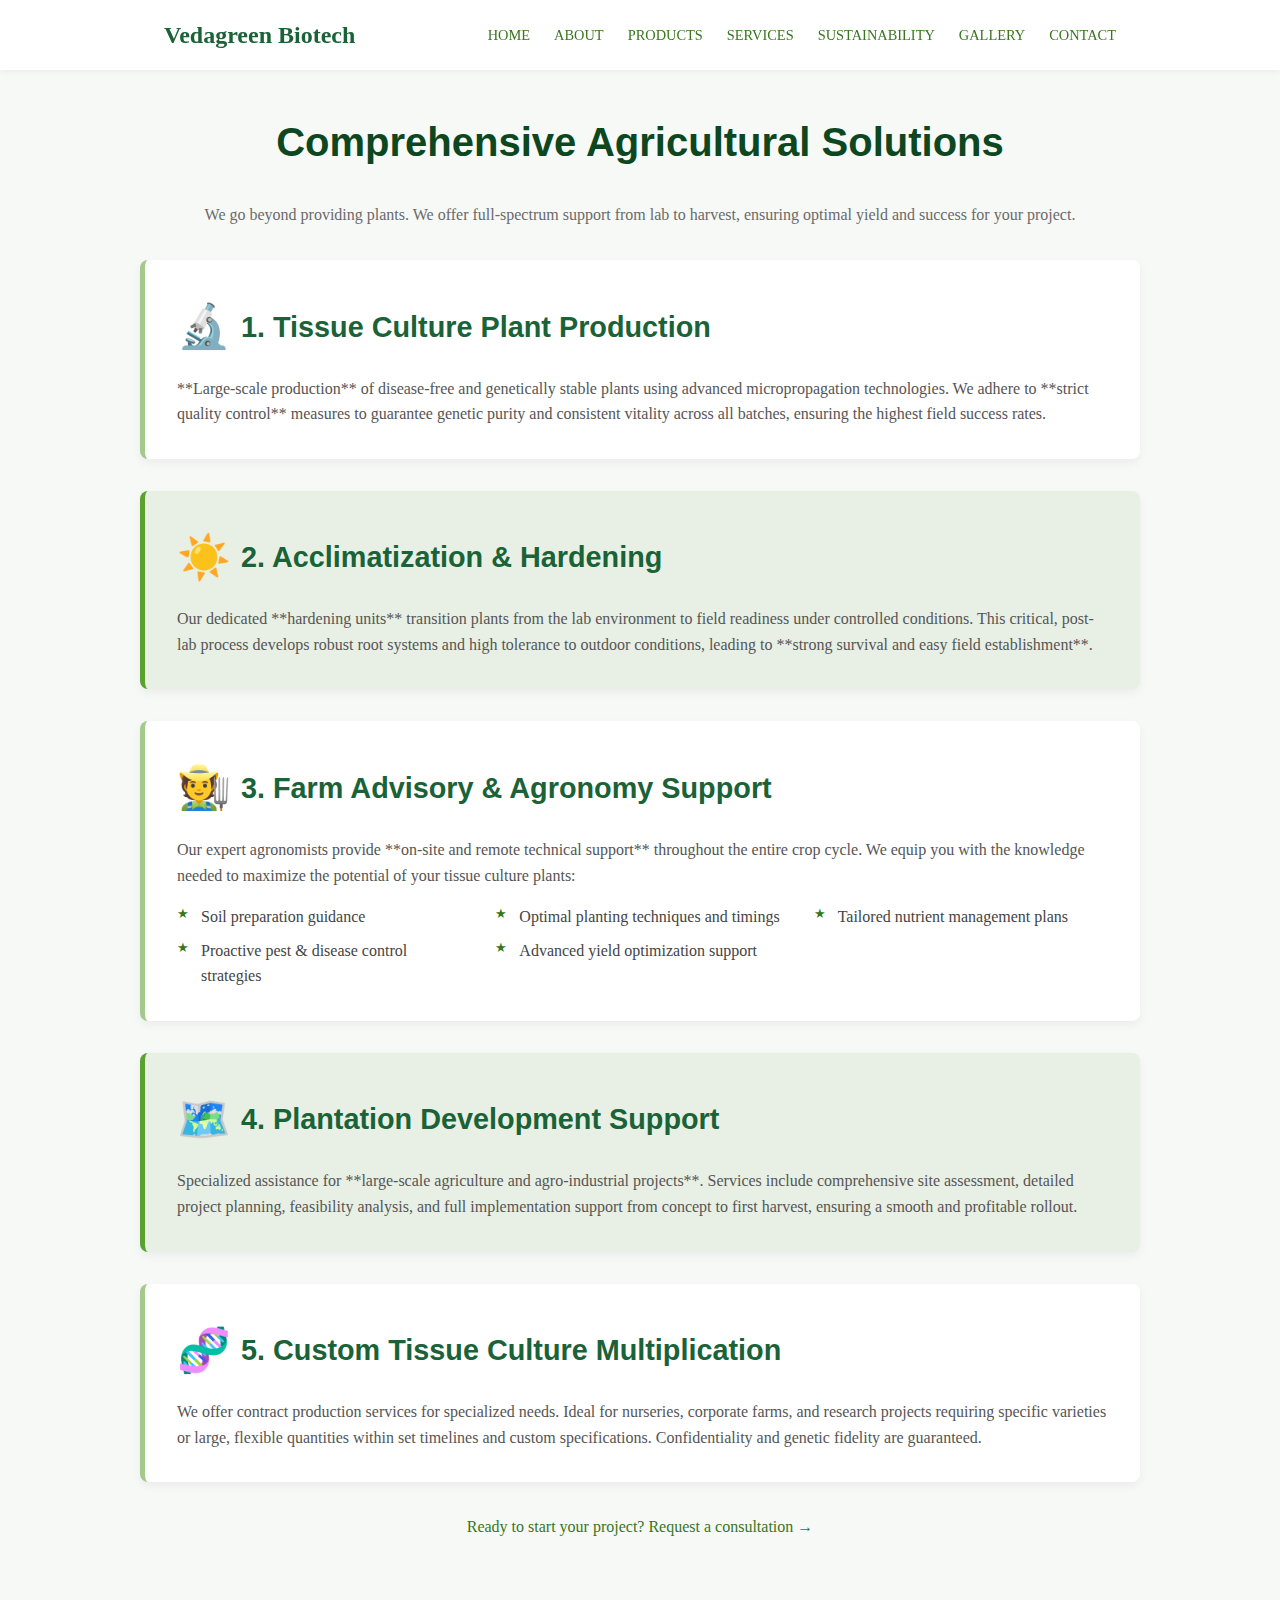
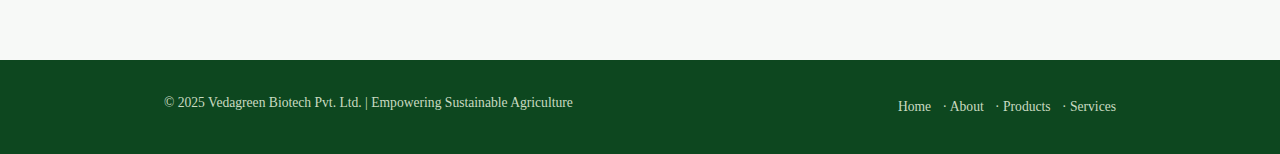
<file: services.html>
<!doctype html>
<html lang="en">
<head>
    <meta charset="utf-8" />
    <meta name="viewport" content="width=device-width,initial-scale=1" />
    <title>Vedagreen Biotech — Services</title>
    
    <!-- 🌿 EMBEDDED CSS STYLES 🌿 -->
    <style>
        /* 1. Global & Reset Styles */
        *, *::before, *::after {
            box-sizing: border-box;
            margin: 0;
            padding: 0;
        }

        /* Base Typography */
        body {
            font-family: 'Georgia', serif; 
            line-height: 1.6;
            color: #333;
            background-color: #f7f9f7; 
        }

        /* Headings */
        h1, h2, h3 {
            font-family: 'Helvetica Neue', Arial, sans-serif;
            color: #0d471f; /* Deep Forest Green */
            margin-bottom: 0.5em;
            font-weight: 700;
        }

        h1 {
            font-size: 2.5rem;
            text-align: center;
            padding-bottom: 0.5rem;
        }

        /* Links */
        a {
            color: #38761d;
            text-decoration: none;
            transition: color 0.3s ease;
        }
        a:hover {
            color: #5aa130;
            text-decoration: underline;
        }

        .container {
            max-width: 1000px;
            margin: 0 auto;
            padding: 0 1.5rem;
        }

        .muted {
            color: #6a6a6a; 
            text-align: center;
            margin-bottom: 2rem;
        }

        .section {
            padding: 2.5rem 0;
        }
        
        /* Service Card Styling */
        .service-card {
            background-color: #ffffff;
            border-left: 5px solid #a3c98d; /* Subtle green accent line */
            padding: 2rem;
            border-radius: 8px;
            margin-bottom: 2rem;
            box-shadow: 0 4px 10px rgba(0, 0, 0, 0.05);
            transition: all 0.3s ease;
        }
        
        .service-card:hover {
            border-left-color: #38761d;
            transform: translateY(-3px);
            box-shadow: 0 8px 15px rgba(0, 0, 0, 0.1);
        }

        .service-card.alt {
            background-color: #e8f0e5; /* Light green/gray for alternating sections */
            border-left: 5px solid #5aa130;
        }

        .service-card h2 {
            font-size: 1.8rem;
            margin-top: 0;
            display: flex;
            align-items: center;
            gap: 10px;
            color: #1a6237;
        }
        
        .service-card h2 .icon {
            font-size: 1.5em;
            color: #5aa130;
        }
        
        .service-card p {
            margin-top: 0.75rem;
            color: #555;
        }

        /* List Styling for Agronomy Support */
        .agronomy-list {
            list-style: none;
            padding-left: 0;
            margin-top: 1rem;
            display: grid;
            grid-template-columns: repeat(auto-fit, minmax(220px, 1fr));
            gap: 0.5rem 1.5rem;
        }

        .agronomy-list li {
            position: relative;
            padding-left: 1.5rem;
            font-size: 1rem;
            color: #444;
        }

        .agronomy-list li::before {
            content: '★'; /* Star bullet point for emphasis */
            position: absolute;
            left: 0;
            font-size: 0.8rem;
            color: #38761d; /* Dark green star */
        }
        
        /* 2. Header & Navigation Styling */
        .site-header {
            background-color: #ffffff;
            box-shadow: 0 2px 5px rgba(0, 0, 0, 0.05);
            padding: 1rem 0;
            position: sticky;
            top: 0;
            z-index: 100;
        }

        .header-inner {
            display: flex;
            justify-content: space-between;
            align-items: center;
        }

        .brand {
            font-size: 1.5rem;
            font-weight: bold;
            color: #1a6237;
        }

        .nav ul {
            list-style: none;
            display: flex;
            gap: 1.5rem;
        }

        .nav a {
            font-weight: 500;
            text-transform: uppercase;
            font-size: 0.9rem;
            padding: 0.25rem 0;
        }

        .nav-toggle {
            display: none; 
            background: none;
            border: none;
            font-size: 1.5rem;
            cursor: pointer;
            color: #1a6237;
        }

        /* 3. Footer */
        .site-footer {
            background-color: #0d471f;
            color: #c9dbc1;
            padding: 2rem 0;
            font-size: 0.85rem;
            margin-top: 3rem;
        }

        .footer-inner {
            display: flex;
            justify-content: space-between;
            align-items: center;
            flex-wrap: wrap; 
            text-align: center;
        }

        .site-footer p {
            margin-bottom: 0.5rem;
        }

        .site-footer a {
            color: #c9dbc1;
        }

        .site-footer a:hover {
            color: #fff;
        }

        .footer-nav a:not(:last-child) {
            margin-right: 0.5rem;
        }

        /* 4. Mobile Responsiveness */
        @media (max-width: 768px) {
            .nav-toggle {
                display: block;
            }

            .nav {
                display: none; 
                width: 100%;
                position: absolute;
                top: 65px;
                left: 0;
                background-color: #ffffff;
                box-shadow: 0 5px 5px rgba(0, 0, 0, 0.1);
                padding: 1rem 0;
            }

            .nav.nav-open {
                display: block;
            }

            .nav ul {
                flex-direction: column;
                gap: 0;
            }

            .nav li {
                border-bottom: 1px solid #eee;
            }

            .nav a {
                display: block;
                padding: 0.75rem 1.5rem;
            }
            
            .footer-inner {
                flex-direction: column;
            }
            
            .agronomy-list {
                grid-template-columns: 1fr;
            }
        }
    </style>
</head>
<body>
    <header class="site-header">
        <div class="container header-inner">
            <a class="brand" href="index.html">Vedagreen Biotech</a>
            <button id="navToggle" class="nav-toggle" aria-label="Toggle navigation">☰</button>
            <nav id="mainNav" class="nav">
                <ul>
                    <li><a href="index.html">Home</a></li>
                    <li><a href="about.html">About</a></li>
                    <li><a href="products.html">Products</a></li>
                    <li><a href="services.html">Services</a></li>
                    <li><a href="sustainability.html">Sustainability</a></li>
                    <li><a href="gallery.html">Gallery</a></li>
                    <li><a href="contact.html">Contact</a></li>
                </ul>
            </nav>
        </div>
    </header>

    <main class="container section">
        <h1>Comprehensive Agricultural Solutions</h1>
        <p class="muted">We go beyond providing plants. We offer full-spectrum support from lab to harvest, ensuring optimal yield and success for your project.</p>

        <!-- Service 1: Tissue Culture Plant Production -->
        <section class="service-card">
            <h2><span class="icon">🔬</span> 1. Tissue Culture Plant Production</h2>
            <p>**Large-scale production** of disease-free and genetically stable plants using advanced micropropagation technologies. We adhere to **strict quality control** measures to guarantee genetic purity and consistent vitality across all batches, ensuring the highest field success rates.</p>
        </section>

        <!-- Service 2: Acclimatization & Hardening -->
        <section class="service-card alt">
            <h2><span class="icon">☀️</span> 2. Acclimatization & Hardening</h2>
            <p>Our dedicated **hardening units** transition plants from the lab environment to field readiness under controlled conditions. This critical, post-lab process develops robust root systems and high tolerance to outdoor conditions, leading to **strong survival and easy field establishment**.</p>
        </section>

        <!-- Service 3: Farm Advisory & Agronomy Support -->
        <section class="service-card">
            <h2><span class="icon">🧑‍🌾</span> 3. Farm Advisory & Agronomy Support</h2>
            <p>Our expert agronomists provide **on-site and remote technical support** throughout the entire crop cycle. We equip you with the knowledge needed to maximize the potential of your tissue culture plants:</p>
            <ul class="agronomy-list">
                <li>Soil preparation guidance</li>
                <li>Optimal planting techniques and timings</li>
                <li>Tailored nutrient management plans</li>
                <li>Proactive pest & disease control strategies</li>
                <li>Advanced yield optimization support</li>
            </ul>
        </section>

        <!-- Service 4: Plantation Development Support -->
        <section class="service-card alt">
            <h2><span class="icon">🗺️</span> 4. Plantation Development Support</h2>
            <p>Specialized assistance for **large-scale agriculture and agro-industrial projects**. Services include comprehensive site assessment, detailed project planning, feasibility analysis, and full implementation support from concept to first harvest, ensuring a smooth and profitable rollout.</p>
        </section>

        <!-- Service 5: Custom Tissue Culture Multiplication -->
        <section class="service-card">
            <h2><span class="icon">🧬</span> 5. Custom Tissue Culture Multiplication</h2>
            <p>We offer contract production services for specialized needs. Ideal for nurseries, corporate farms, and research projects requiring specific varieties or large, flexible quantities within set timelines and custom specifications. Confidentiality and genetic fidelity are guaranteed.</p>
        </section>

        <p class="muted" style="text-align: center; margin-top:2rem;"><a href="contact.html">Ready to start your project? Request a consultation →</a></p>
    </main>

    <footer class="site-footer">
        <div class="container footer-inner">
            <p>© 2025 Vedagreen Biotech Pvt. Ltd. | Empowering Sustainable Agriculture</p>
            <nav class="footer-nav">
                <a href="index.html">Home</a> · <a href="about.html">About</a> · <a href="products.html">Products</a> · <a href="services.html">Services</a>
            </nav>
        </div>
    </footer>

    <!-- 💻 EMBEDDED JAVASCRIPT FOR MOBILE NAVIGATION 💻 -->
    <script>
        document.addEventListener('DOMContentLoaded', function() {
            const navToggle = document.getElementById('navToggle');
            const mainNav = document.getElementById('mainNav');

            navToggle.addEventListener('click', function() {
                mainNav.classList.toggle('nav-open');
            });
        });
    </script>
</body>
</html>
</file>
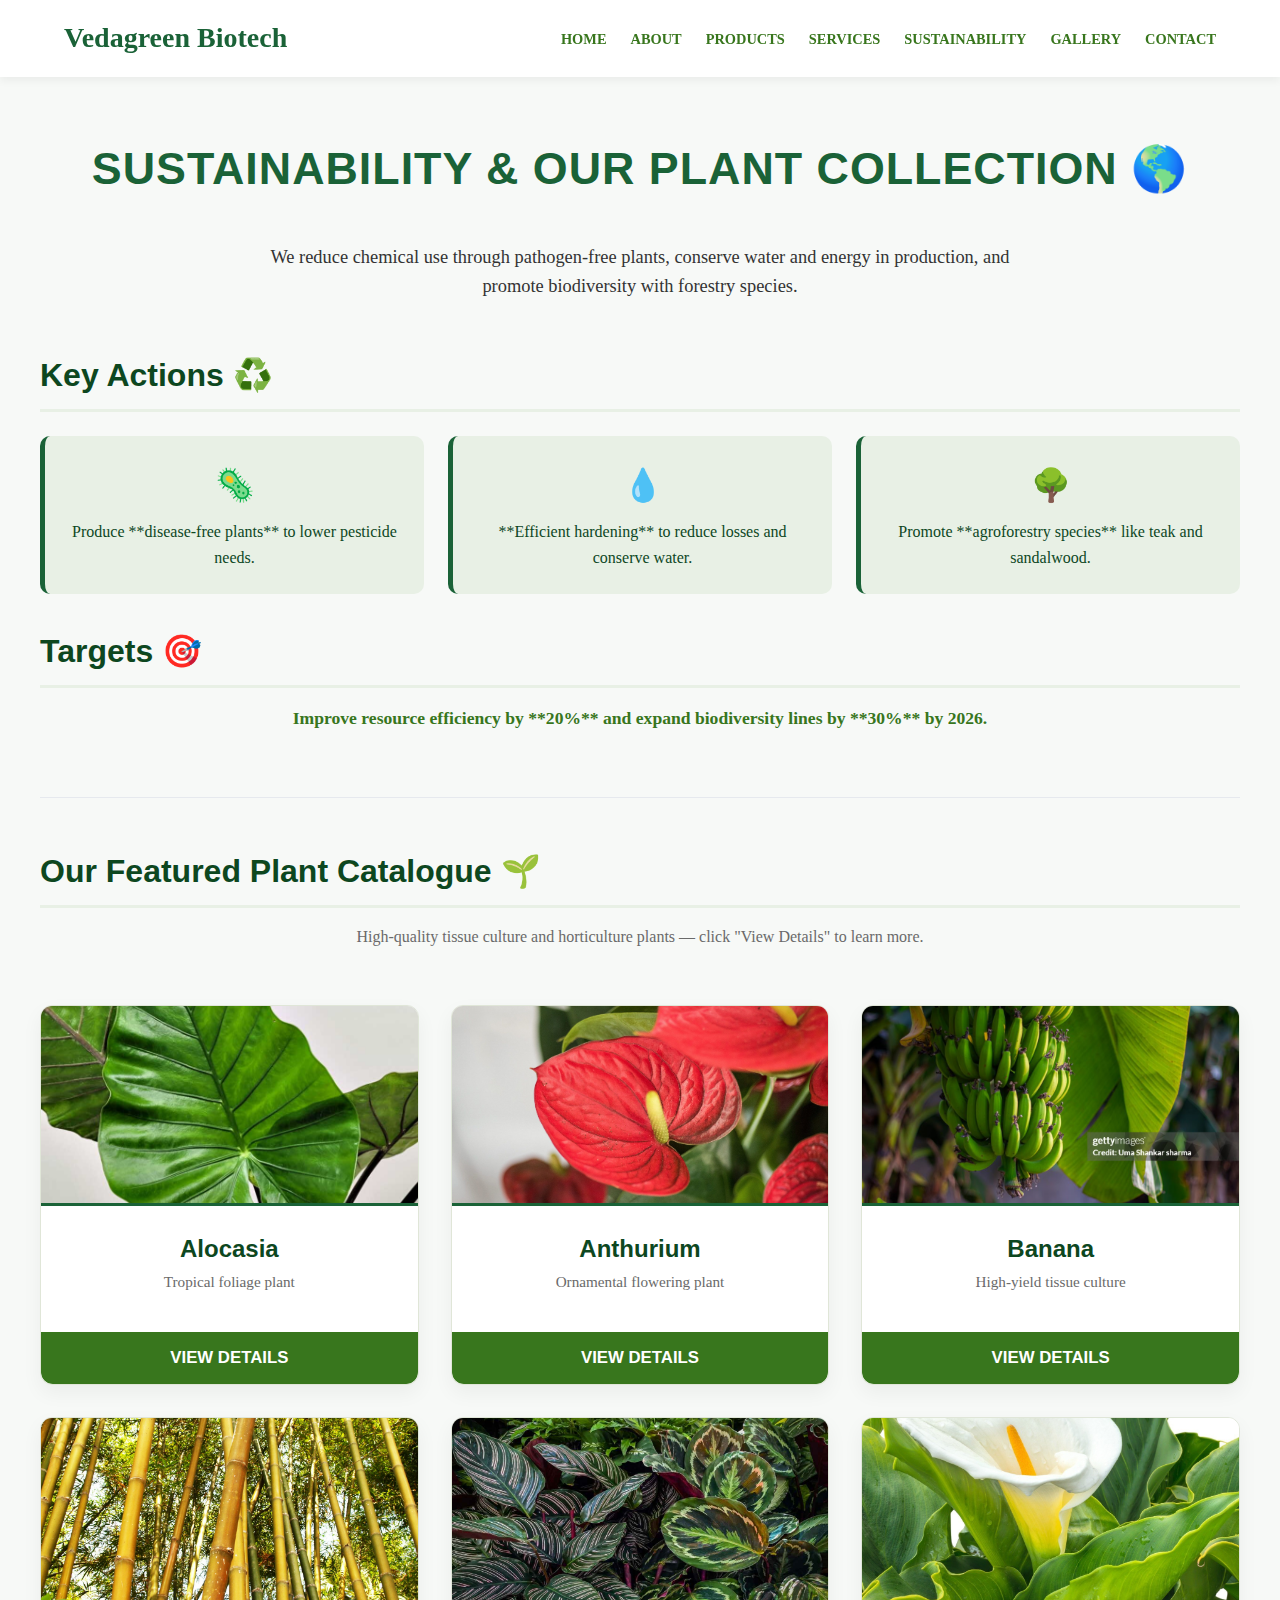
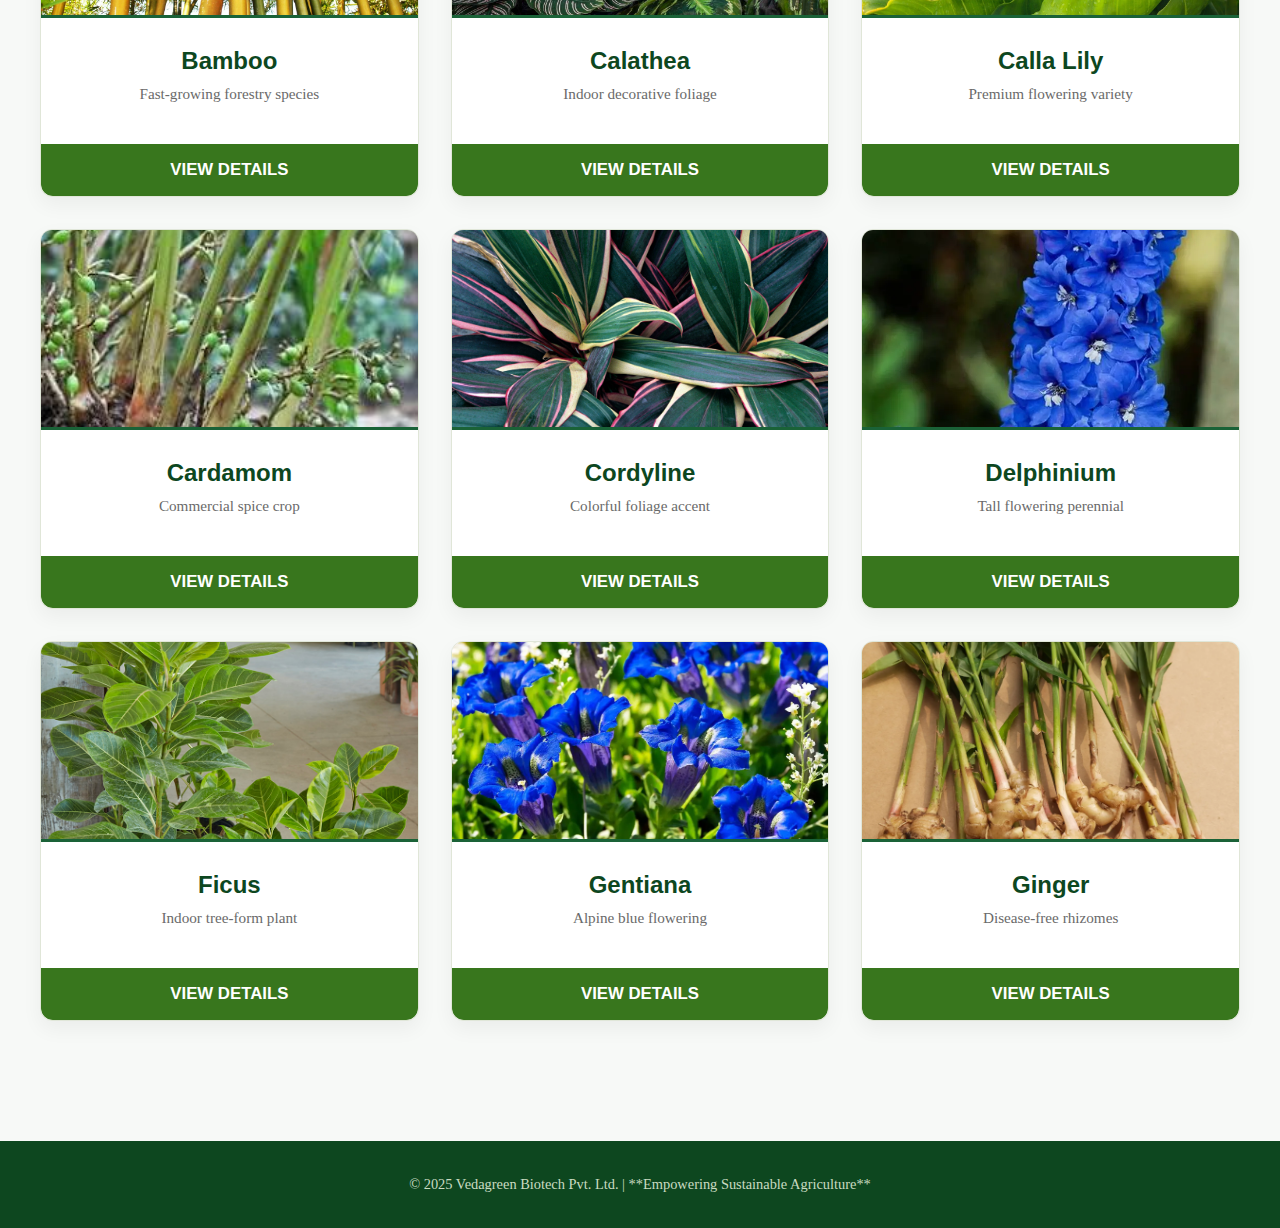
<file: sustainability.html>
<!doctype html>
<html lang="en">
<head>
    <meta charset="utf-8" />
    <meta name="viewport" content="width=device-width,initial-scale=1" />
    <title>Vedagreen Biotech — Sustainability</title>
    
    <style>
        /* 1. Global & Reset Styles */
        *, *::before, *::after {
            box-sizing: border-box;
            margin: 0;
            padding: 0;
        }

        /* Base Typography & Color Palette */
        :root {
            --color-primary: #0d471f; /* Deep Forest Green */
            --color-secondary: #1a6237; /* Medium Green */
            --color-accent: #38761d; /* Bright Green Link/Button */
            --color-light: #e8f0e5; /* Very Light Green/Off-White */
            --color-text: #333;
            --color-muted: #6a6a6a;
            --font-serif: 'Georgia', serif;
            --font-sans: 'Helvetica Neue', Arial, sans-serif;
        }

        body {
            font-family: var(--font-serif); 
            line-height: 1.6;
            color: var(--color-text);
            background-color: #f7f9f7; 
        }

        /* Headings */
        h1, h2, h3 {
            font-family: var(--font-sans);
            color: var(--color-primary); 
            margin-bottom: 0.5em;
            font-weight: 700;
        }

        h1 {
            font-size: 2.8rem; 
            text-align: center;
            padding-bottom: 1rem;
            color: var(--color-secondary); 
            text-transform: uppercase;
            letter-spacing: 1px;
        }
        
        h2 {
            font-size: 2.0rem; 
            color: var(--color-primary); 
            margin-top: 3rem; 
            border-bottom: 3px solid var(--color-light); 
            padding-bottom: 0.5rem;
        }
        
        a {
            color: var(--color-accent);
            text-decoration: none;
            transition: color 0.3s ease;
        }
        a:hover {
            color: var(--color-secondary);
            text-decoration: underline;
        }

        .container {
            max-width: 1200px;
            margin: 0 auto;
            padding: 0 1.5rem;
        }

        .muted {
            color: var(--color-muted); 
            margin-bottom: 2rem;
        }

        .section {
            padding: 3.5rem 0; 
        }

        /* 2. Header & Navigation */
        .site-header {
            background-color: #ffffff;
            box-shadow: 0 4px 8px rgba(0, 0, 0, 0.05);
            padding: 1rem 0;
            position: sticky;
            top: 0;
            z-index: 100;
        }
        .header-inner {
            display: flex;
            justify-content: space-between;
            align-items: center;
        }
        .brand {
            font-size: 1.75rem; /* Larger brand name */
            font-weight: 800;
            color: var(--color-secondary);
        }
        .nav ul {
            list-style: none;
            display: flex;
            gap: 1.5rem;
        }
        .nav a {
            font-weight: 600;
            text-transform: uppercase;
            font-size: 0.9rem;
            padding: 0.5rem 0;
        }
        .nav-toggle {
            display: none; 
            background: none;
            border: none;
            font-size: 1.5rem;
            cursor: pointer;
            color: var(--color-primary);
        }

        /* 3. Sustainability Highlight Section */
        .sustainability-intro {
            text-align: center;
            font-size: 1.15rem;
            max-width: 800px;
            margin: 0 auto 3rem;
        }
        .key-actions-grid {
            display: grid;
            grid-template-columns: repeat(auto-fit, minmax(280px, 1fr));
            gap: 1.5rem;
            margin-top: 1.5rem;
        }
        .action-card {
            background-color: var(--color-light);
            border-radius: 10px;
            padding: 1.5rem;
            text-align: center;
            border-left: 5px solid var(--color-secondary);
            transition: transform 0.3s ease;
        }
        .action-card:hover {
            transform: translateY(-5px);
            box-shadow: 0 8px 15px rgba(26, 98, 55, 0.15); /* Green shadow */
        }
        .action-card p {
            font-weight: 500;
            color: var(--color-primary);
        }
        .action-card p:first-child {
            font-size: 2rem;
            margin-bottom: 0.5rem;
        }

        /* 4. Product Grid Styling (Premium Look) */
        .products-grid {
            display: grid;
            grid-template-columns: repeat(auto-fit, minmax(300px, 1fr)); 
            gap: 2rem; 
            padding-top: 1.5rem;
        }

        .product-card {
            background-color: #ffffff;
            border: 1px solid #e0e6d8; 
            border-radius: 12px;
            overflow: hidden;
            box-shadow: 0 8px 20px rgba(0, 0, 0, 0.05); 
            transition: all 0.4s cubic-bezier(0.25, 0.8, 0.25, 1);
            text-align: center;
            display: flex; 
            flex-direction: column;
            justify-content: space-between;
            min-height: 380px; /* Ensure visual consistency */
        }

        .product-card:hover {
            box-shadow: 0 12px 30px rgba(0, 0, 0, 0.15); 
            transform: translateY(-8px); 
            border-color: var(--color-accent);
        }

        .product-card img {
            width: 100%;
            height: 200px; 
            object-fit: cover;
            display: block;
            border-bottom: 3px solid var(--color-secondary); 
        }
        
        .product-content {
            padding: 1rem;
            flex-grow: 1;
        }

        .product-card h3 {
            font-size: 1.5rem;
            margin: 0.5rem 0 0.1rem;
        }

        .product-card p.muted {
            font-size: 0.95rem;
            margin: 0 0 1rem;
        }
        
        .btn-details {
            background-color: var(--color-accent);
            color: white;
            border: none;
            padding: 1rem 1.5rem;
            width: 100%; /* Full width button */
            border-radius: 0 0 12px 12px; 
            cursor: pointer;
            font-size: 1.05rem;
            font-weight: bold;
            text-transform: uppercase;
            transition: background-color 0.3s ease;
        }

        .product-card:hover .btn-details {
            background-color: var(--color-secondary);
        }
        
        /* 5. Modal Styling (Using previous functional styles) */
        .modal {
            display: none; 
            position: fixed;
            z-index: 200;
            left: 0;
            top: 0;
            width: 100%;
            height: 100%;
            overflow: auto;
            background-color: rgba(0,0,0,0.6); 
        }

        .modal.is-open {
            display: block;
        }

        .modal-content {
            background-color: #fefefe;
            margin: 10% auto; 
            padding: 30px;
            border: 1px solid var(--color-accent);
            width: 90%;
            max-width: 650px;
            border-radius: 12px;
            box-shadow: 0 10px 30px rgba(0, 0, 0, 0.5);
        }
        
        .modal-content h3 {
            color: var(--color-primary);
            font-size: 2rem;
            margin-top: 0;
            padding-bottom: 10px;
            border-bottom: 2px solid var(--color-light);
        }
        
        .modal-content ul {
            list-style: none;
            padding-left: 0;
            margin-top: 15px;
        }
        
        .modal-content li {
            position: relative;
            padding-left: 20px;
            margin-bottom: 8px;
            font-size: 1.05rem;
        }

        .modal-content li::before {
            content: '✅';
            position: absolute;
            left: 0;
        }

        .modal-close {
            color: #aaa;
            float: right;
            font-size: 32px;
            font-weight: bold;
            line-height: 1;
        }

        .modal-close:hover {
            color: var(--color-primary);
            cursor: pointer;
        }


        /* 6. Footer */
        .site-footer {
            background-color: var(--color-primary);
            color: #c9dbc1;
            padding: 2rem 0; 
            font-size: 0.9rem;
            margin-top: 4rem; 
            text-align: center;
        }
        .site-footer a {
            color: #ffffff;
        }
        
        /* 7. Mobile Responsiveness */
        @media (max-width: 768px) {
            h1 {
                font-size: 2.2rem;
            }
            .nav-toggle {
                display: block;
            }
            .nav {
                display: none; 
                width: 100%;
                position: absolute;
                top: 75px;
                left: 0;
                background-color: #ffffff;
                box-shadow: 0 5px 5px rgba(0, 0, 0, 0.1);
                padding: 0;
            }
            .nav.nav-open {
                display: block;
            }
            .nav ul {
                flex-direction: column;
                gap: 0;
            }
            .nav li {
                border-bottom: 1px solid #eee;
            }
            .nav a {
                display: block;
                padding: 0.75rem 1.5rem;
            }
            .products-grid {
                grid-template-columns: 1fr;
            }
            .product-card img {
                height: 180px;
            }
        }
    </style>
    </head>
<body>
    <header class="site-header">
        <div class="container header-inner">
            <a class="brand" href="index.html">Vedagreen Biotech</a>
            <button id="navToggle" class="nav-toggle" aria-label="Toggle navigation">☰</button>
            <nav id="mainNav" class="nav">
                <ul>
                    <li><a href="index.html">Home</a></li>
                    <li><a href="about.html">About</a></li>
                    <li><a href="products.html">Products</a></li>
                    <li><a href="services.html">Services</a></li>
                    <li><a href="sustainability.html">Sustainability</a></li>
                    <li><a href="gallery.html">Gallery</a></li>
                    <li><a href="contact.html">Contact</a></li>
                </ul>
            </nav>
        </div>
    </header>

    <main class="container section">
        <h1>Sustainability & Our Plant Collection 🌎</h1>
        <p class="sustainability-intro">We reduce chemical use through pathogen-free plants, conserve water and energy in production, and promote biodiversity with forestry species.</p>

        <h2>Key Actions ♻️</h2>
        <div class="key-actions-grid">
            <div class="action-card">
                <p>🦠</p>
                <p>Produce **disease-free plants** to lower pesticide needs.</p>
            </div>
            <div class="action-card">
                <p>💧</p>
                <p>**Efficient hardening** to reduce losses and conserve water.</p>
            </div>
            <div class="action-card">
                <p>🌳</p>
                <p>Promote **agroforestry species** like teak and sandalwood.</p>
            </div>
        </div>

        <h2 style="margin-top: 2rem;">Targets 🎯</h2>
        <p style="font-size: 1.1rem; text-align: center; font-weight: bold; color: var(--color-accent); margin-top: 1rem;">
            Improve resource efficiency by **20%** and expand biodiversity lines by **30%** by 2026.
        </p>

        <hr style="margin:4rem 0 2rem;border:none;border-top:1px solid #e6e9ee;" />

        <h2>Our Featured Plant Catalogue 🌱</h2>
        <p class="muted" style="text-align: center;">High-quality tissue culture and horticulture plants — click "View Details" to learn more.</p>

        <div class="products-grid">
            <div class="product-card">
                <img src="assets/images/alocasia.jpg" alt="Alocasia" />
                <div class="product-content">
                    <h3>Alocasia</h3>
                    <p class="muted">Tropical foliage plant</p>
                </div>
                <button class="btn-details" data-product="alocasia">View Details</button>
            </div>

            <div class="product-card">
                <img src="assets/images/anthurium.jpg" alt="Anthurium" />
                <div class="product-content">
                    <h3>Anthurium</h3>
                    <p class="muted">Ornamental flowering plant</p>
                </div>
                <button class="btn-details" data-product="anthurium">View Details</button>
            </div>

            <div class="product-card">
                <img src="assets/images/banana.jpg" alt="Banana" />
                <div class="product-content">
                    <h3>Banana</h3>
                    <p class="muted">High-yield tissue culture</p>
                </div>
                <button class="btn-details" data-product="banana">View Details</button>
            </div>

            <div class="product-card">
                <img src="assets/images/bamboo.jpg" alt="Bamboo" />
                <div class="product-content">
                    <h3>Bamboo</h3>
                    <p class="muted">Fast-growing forestry species</p>
                </div>
                <button class="btn-details" data-product="bamboo">View Details</button>
            </div>

            <div class="product-card">
                <img src="assets/images/calathea.jpg" alt="Calathea" />
                <div class="product-content">
                    <h3>Calathea</h3>
                    <p class="muted">Indoor decorative foliage</p>
                </div>
                <button class="btn-details" data-product="calathea">View Details</button>
            </div>

            <div class="product-card">
                <img src="assets/images/calla-lily.jpg" alt="Calla Lily" />
                <div class="product-content">
                    <h3>Calla Lily</h3>
                    <p class="muted">Premium flowering variety</p>
                </div>
                <button class="btn-details" data-product="calla-lily">View Details</button>
            </div>

            <div class="product-card">
                <img src="assets/images/cardamom.jpg" alt="Cardamom" />
                <div class="product-content">
                    <h3>Cardamom</h3>
                    <p class="muted">Commercial spice crop</p>
                </div>
                <button class="btn-details" data-product="cardamom">View Details</button>
            </div>

            <div class="product-card">
                <img src="assets/images/cordyline.jpg" alt="Cordyline" />
                <div class="product-content">
                    <h3>Cordyline</h3>
                    <p class="muted">Colorful foliage accent</p>
                </div>
                <button class="btn-details" data-product="cordyline">View Details</button>
            </div>

            <div class="product-card">
                <img src="assets/images/delphinium.jpg" alt="Delphinium" />
                <div class="product-content">
                    <h3>Delphinium</h3>
                    <p class="muted">Tall flowering perennial</p>
                </div>
                <button class="btn-details" data-product="delphinium">View Details</button>
            </div>

            <div class="product-card">
                <img src="assets/images/ficus.jpg" alt="Ficus" />
                <div class="product-content">
                    <h3>Ficus</h3>
                    <p class="muted">Indoor tree-form plant</p>
                </div>
                <button class="btn-details" data-product="ficus">View Details</button>
            </div>

            <div class="product-card">
                <img src="assets/images/gentiana.jpg" alt="Gentiana" />
                <div class="product-content">
                    <h3>Gentiana</h3>
                    <p class="muted">Alpine blue flowering</p>
                </div>
                <button class="btn-details" data-product="gentiana">View Details</button>
            </div>

            <div class="product-card">
                <img src="assets/images/ginger.jpg" alt="Ginger" />
                <div class="product-content">
                    <h3>Ginger</h3>
                    <p class="muted">Disease-free rhizomes</p>
                </div>
                <button class="btn-details" data-product="ginger">View Details</button>
            </div>
        </div>
    </main>

    <div id="productModal" class="modal">
        <div class="modal-content">
            <span class="modal-close">&times;</span>
            <div id="modalBody"></div>
        </div>
    </div>

    <footer class="site-footer">
        <div class="container footer-inner">
            <p>© 2025 Vedagreen Biotech Pvt. Ltd. | **Empowering Sustainable Agriculture**</p>
        </div>
    </footer>

    <script>
        const productData = {
            'alocasia': { title: 'Alocasia (Tropical Foliage)', description: 'High-value indoor plant known for its large, dramatic leaves. Perfect for high-end landscaping and retail. Our tissue culture ensures premium varieties.', features: ['Large, unique, and dramatic leaf structure', 'Ideal for interior design and high-end retail', 'Tissue culture ensures genetic uniformity and health'] },
            'anthurium': { title: 'Anthurium (Ornamental Flowering)', description: 'Produces long-lasting, waxy, heart-shaped flowers. Excellent for cut flower and potted plant markets due to consistent bloom cycles.', features: ['Vibrant, glossy, and long-lasting flowers', 'Consistent flowering cycles for high commercial yield', 'Suitable for both cut flowers and potted plant sales'] },
            'banana': { title: 'Banana (High-Yield Tissue Culture)', description: 'Virus-free Grand Naine (G9) clones. Ensures synchronous harvesting, better bunch weight, and faster maturity compared to traditional suckers.', features: ['Virus-free and high yielding stock guaranteed', 'Uniform growth and synchronous bunching cycle', 'Faster maturity and stronger root system'] },
            'bamboo': { title: 'Bamboo (Fast-Growing Forestry)', description: 'Genetically superior clones known for rapid growth and high carbon sequestration. Ideal for agroforestry, pulp, and construction materials.', features: ['Rapid growth rate (fast maturation)', 'High CO2 absorption for environmental benefits', 'Excellent choice for sustainable timber and agroforestry'] },
            'calathea': { title: 'Calathea (Indoor Decorative Foliage)', description: 'Known for its stunning, patterned leaves that move throughout the day. Our TC plants are highly resistant to common pests.', features: ['Stunning patterned and colorful foliage', 'High resistance to common nursery pests', 'Ideal for indoor plant collections and nurseries'] },
            'calla-lily': { title: 'Calla Lily (Premium Flowering Variety)', description: 'Prized for its elegant, trumpet-shaped flowers. We provide a range of vibrant colors for the premium cut flower market.', features: ['Elegant, trumpet-shaped blooms', 'Wide range of vibrant colors available', 'High demand in premium cut flower industry'] },
            'cardamom': { title: 'Cardamom (Commercial Spice Crop)', description: 'True-to-type, disease-free cardamom plantlets. Ensures maximum yield of high-quality, aromatic pods for the spice market.', features: ['True-to-type and disease-free plantlets', 'Ensures uniform, high-quality aromatic pods', 'Maximizes yield in commercial spice plantations'] },
            'cordyline': { title: 'Cordyline (Colorful Foliage Accent)', description: 'Known for its sword-shaped, colorful leaves, used widely in landscaping and container planting for visual accent and contrast.', features: ['Vibrant, sword-shaped leaves for visual impact', 'Excellent for container gardening and landscaping', 'Drought-tolerant and relatively low maintenance'] },
            'delphinium': { title: 'Delphinium (Tall Flowering Perennial)', description: 'Produces striking tall spikes of flowers, popular in cottage gardens and for high-end cut flower arrangements.', features: ['Striking tall flower spikes', 'Ideal for background planting and borders', 'Popular choice for professional florists'] },
            'ficus': { title: 'Ficus (Indoor Tree-Form Plant)', description: 'Reliable indoor tree-form plant that adds structure to any space. Our TC plants are vigorous and disease-resistant for quick establishment.', features: ['Vigorous growth and quick establishment', 'Excellent structural element for large interiors', 'Disease-resistant and strong root systems'] },
            'gentiana': { title: 'Gentiana (Alpine Blue Flowering)', description: 'Known for its intense blue, trumpet-shaped flowers. A high-value ornamental plant perfect for rock gardens and specialized nurseries.', features: ['Rare and intense blue flower coloration', 'Prized by collectors and alpine nurseries', 'Tissue culture ensures reliable propagation'] },
            'ginger': { title: 'Ginger (Disease-Free Rhizomes)', description: 'Certified pathogen-free rhizomes for superior health and yield. Eliminates the risk of common soil-borne diseases that plague ginger cultivation.', features: ['Certified disease-free rhizome production', 'Eliminates soil-borne pathogen risks', 'Higher yield potential and uniform crop'] }
        };

        document.addEventListener('DOMContentLoaded', function() {
            const modal = document.getElementById('productModal');
            const modalBody = document.getElementById('modalBody');
            const closeButton = document.querySelector('.modal-close');
            const detailButtons = document.querySelectorAll('.btn-details');
            const navToggle = document.getElementById('navToggle');
            const mainNav = document.getElementById('mainNav');

            // Mobile Nav Logic
            if (navToggle && mainNav) {
                navToggle.addEventListener('click', function() {
                    mainNav.classList.toggle('nav-open');
                });
            }

            // Modal Content Generation
            function openModal(productId) {
                const data = productData[productId];
                if (!data) return; 

                let htmlContent = `<h3>${data.title}</h3>`;
                htmlContent += `<p class="muted" style="font-size: 1.1rem; color: #333; margin-top: 10px;">${data.description}</p>`;
                htmlContent += `<h4 style="color: var(--color-accent); margin-top: 20px; font-family: var(--font-sans);">Key Advantages:</h4>`;
                htmlContent += `<ul>`;
                data.features.forEach(feature => {
                    htmlContent += `<li>${feature}</li>`;
                });
                htmlContent += `</ul>`;

                modalBody.innerHTML = htmlContent;
                modal.classList.add('is-open');
                document.body.style.overflow = 'hidden'; 
            }
            
            // Modal Closing Logic
            function closeModal() {
                modal.classList.remove('is-open');
                document.body.style.overflow = ''; 
            }

            detailButtons.forEach(button => {
                button.addEventListener('click', function() {
                    const productId = this.getAttribute('data-product');
                    openModal(productId);
                });
            });

            closeButton.addEventListener('click', closeModal);

            window.addEventListener('click', function(event) {
                if (event.target === modal) {
                    closeModal();
                }
            });
            
            document.addEventListener('keydown', function(event) {
                if (event.key === 'Escape' && modal.classList.contains('is-open')) {
                    closeModal();
                }
            });
        });
    </script>
</body>
</html>
</file>
